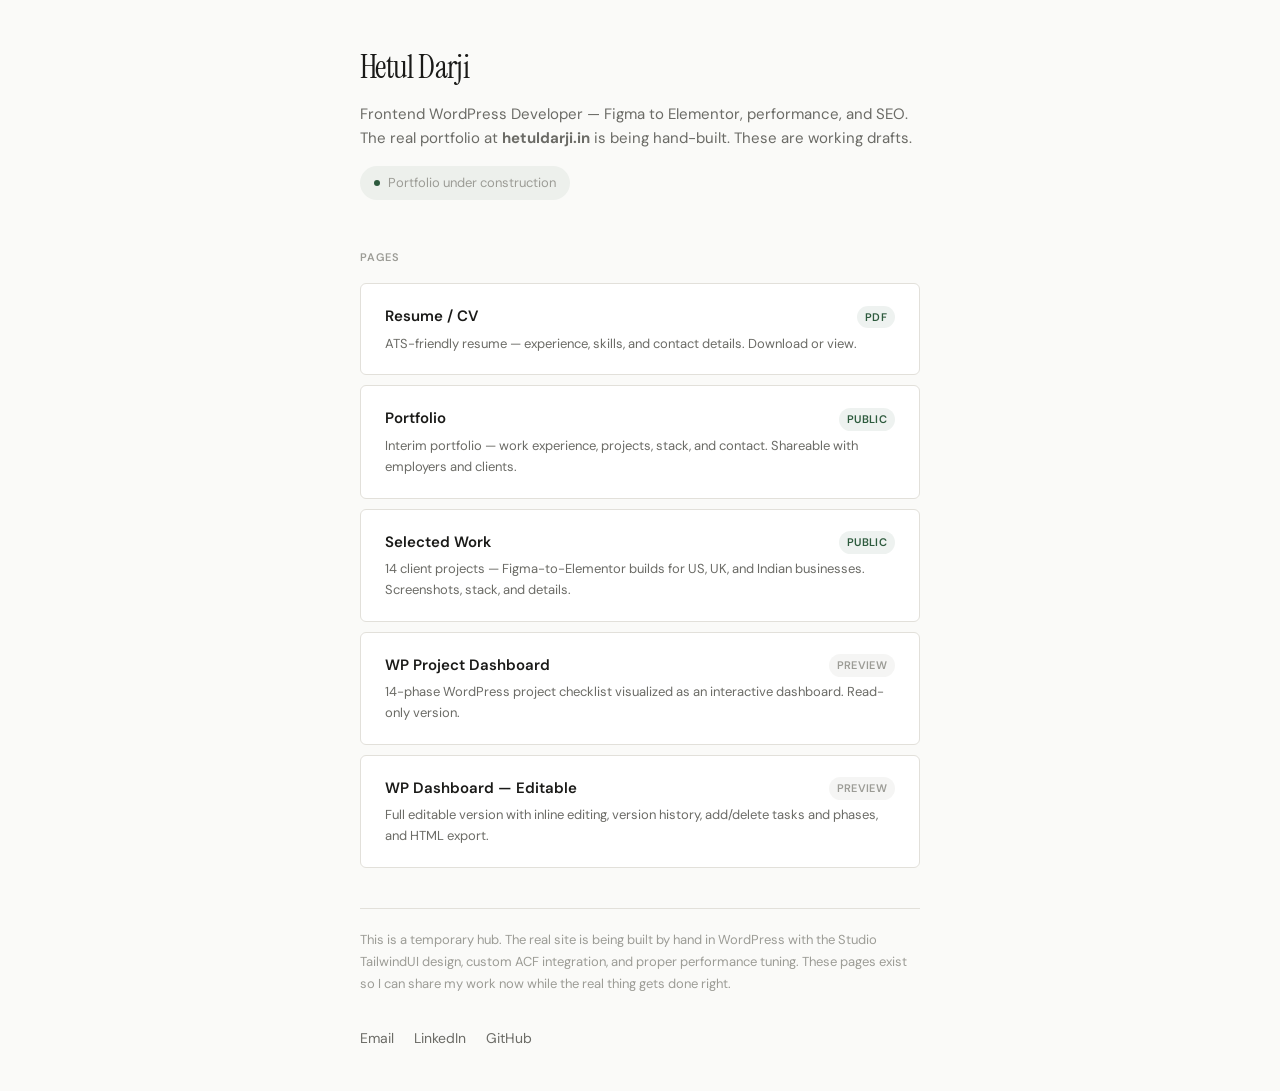
<file: index.html>
<!DOCTYPE html>
<html lang="en">
<head>
<meta charset="UTF-8">
<meta name="viewport" content="width=device-width, initial-scale=1.0">
<title>Hetul Darji — Work in Progress</title>
<link rel="preload" as="style" href="/fonts.css">
<link href="/fonts.css" rel="stylesheet">
<style>
*, *::before, *::after { margin: 0; padding: 0; box-sizing: border-box; }
:root {
  --bg: #FAFAF8;
  --surface: #FFFFFF;
  --ink: #1A1A18;
  --ink2: #3D3D3A;
  --ink3: #6B6B66;
  --ink4: #9C9C96;
  --accent: #2D5A3D;
  --accent-light: rgba(45,90,61,0.06);
  --border: #E2E0DA;
  --serif: 'Instrument Serif', Georgia, serif;
  --sans: 'DM Sans', system-ui, sans-serif;
}
html { scroll-behavior: smooth; }
body { font-family: var(--sans); font-size: 16px; line-height: 1.7; color: var(--ink2); background: var(--bg); -webkit-font-smoothing: antialiased; min-height: 100vh; display: flex; flex-direction: column; align-items: center; justify-content: center; padding: 40px 24px; }
::selection { background: rgba(45,90,61,0.12); }
a { color: var(--accent); text-decoration: none; }

.container { max-width: 560px; width: 100%; }

.header { margin-bottom: 48px; }
.name {
  font-family: var(--serif);
  font-size: 32px;
  color: var(--ink);
  letter-spacing: -0.02em;
  margin-bottom: 8px;
}
.tagline {
  font-size: 15px;
  color: var(--ink3);
  margin-bottom: 16px;
  line-height: 1.6;
}
.status {
  display: inline-flex;
  align-items: center;
  gap: 8px;
  font-size: 13px;
  color: var(--ink4);
  padding: 6px 14px;
  background: var(--accent-light);
  border-radius: 20px;
}
.status-dot {
  width: 6px; height: 6px;
  border-radius: 50%;
  background: var(--accent);
  animation: pulse 2s ease infinite;
}
@keyframes pulse { 0%,100%{opacity:.5} 50%{opacity:1} }

.section-label {
  font-size: 11px;
  font-weight: 600;
  color: var(--ink4);
  letter-spacing: 0.1em;
  text-transform: uppercase;
  margin-bottom: 16px;
}

.links { margin-bottom: 40px; }
.link-card {
  display: block;
  padding: 20px 24px;
  background: var(--surface);
  border: 1px solid var(--border);
  border-radius: 6px;
  margin-bottom: 10px;
  transition: border-color 0.2s, box-shadow 0.2s;
}
.link-card:hover {
  border-color: #ccc;
  box-shadow: 0 2px 12px rgba(0,0,0,0.04);
  text-decoration: none;
}
.link-top {
  display: flex;
  justify-content: space-between;
  align-items: center;
  margin-bottom: 4px;
}
.link-title {
  font-weight: 600;
  font-size: 15px;
  color: var(--ink);
}
.link-tag {
  font-size: 11px;
  font-weight: 600;
  padding: 2px 8px;
  border-radius: 12px;
  letter-spacing: 0.03em;
  text-transform: uppercase;
}
.tag-public { background: rgba(45,90,61,0.08); color: var(--accent); }
.tag-private { background: rgba(156,156,150,0.1); color: var(--ink4); }
.link-desc {
  font-size: 13px;
  color: var(--ink3);
  line-height: 1.6;
}
.link-arrow {
  color: var(--ink4);
  font-size: 14px;
}

.note {
  font-size: 13px;
  color: var(--ink4);
  line-height: 1.7;
  padding: 20px 0;
  border-top: 1px solid var(--border);
}

.footer-links {
  display: flex;
  gap: 20px;
  margin-top: 12px;
  font-size: 14px;
}
.footer-links a {
  color: var(--ink3);
  transition: color 0.2s;
}
.footer-links a:hover { color: var(--ink); }
</style>
</head>
<body>

<div class="container">
  <div class="header">
    <div class="name">Hetul Darji</div>
    <p class="tagline">Frontend WordPress Developer — Figma to Elementor, performance, and SEO. The real portfolio at <strong>hetuldarji.in</strong> is being hand-built. These are working drafts.</p>
    <div class="status"><span class="status-dot"></span> Portfolio under construction</div>
  </div>

  <div class="links">
    <div class="section-label">Pages</div>

    <a href="/Hetul_Darji_CV_ATS.pdf" target="_blank" class="link-card">
      <div class="link-top">
        <span class="link-title">Resume / CV</span>
        <span class="link-tag tag-public">PDF</span>
      </div>
      <p class="link-desc">ATS-friendly resume — experience, skills, and contact details. Download or view.</p>
    </a>

    <a href="/temporary-portfolio/" class="link-card">
      <div class="link-top">
        <span class="link-title">Portfolio</span>
        <span class="link-tag tag-public">Public</span>
      </div>
      <p class="link-desc">Interim portfolio — work experience, projects, stack, and contact. Shareable with employers and clients.</p>
    </a>

    <a href="/projects/" class="link-card">
      <div class="link-top">
        <span class="link-title">Selected Work</span>
        <span class="link-tag tag-public">Public</span>
      </div>
      <p class="link-desc">14 client projects — Figma-to-Elementor builds for US, UK, and Indian businesses. Screenshots, stack, and details.</p>
    </a>

    <a href="/wp-dashboard/" class="link-card">
      <div class="link-top">
        <span class="link-title">WP Project Dashboard</span>
        <span class="link-tag tag-private">Preview</span>
      </div>
      <p class="link-desc">14-phase WordPress project checklist visualized as an interactive dashboard. Read-only version.</p>
    </a>

    <a href="/wp-dashboard-editable/" class="link-card">
      <div class="link-top">
        <span class="link-title">WP Dashboard — Editable</span>
        <span class="link-tag tag-private">Preview</span>
      </div>
      <p class="link-desc">Full editable version with inline editing, version history, add/delete tasks and phases, and HTML export.</p>
    </a>
  </div>

  <div class="note">
    This is a temporary hub. The real site is being built by hand in WordPress with the Studio TailwindUI design, custom ACF integration, and proper performance tuning. These pages exist so I can share my work now while the real thing gets done right.
  </div>

  <div class="footer-links">
    <a href="mailto:hi@hetuldarji.in">Email</a>
    <a href="https://linkedin.com/in/hetul-darji" target="_blank">LinkedIn</a>
    <a href="https://github.com/0b1can0b" target="_blank">GitHub</a>
  </div>
</div>

</body>
</html>
</file>
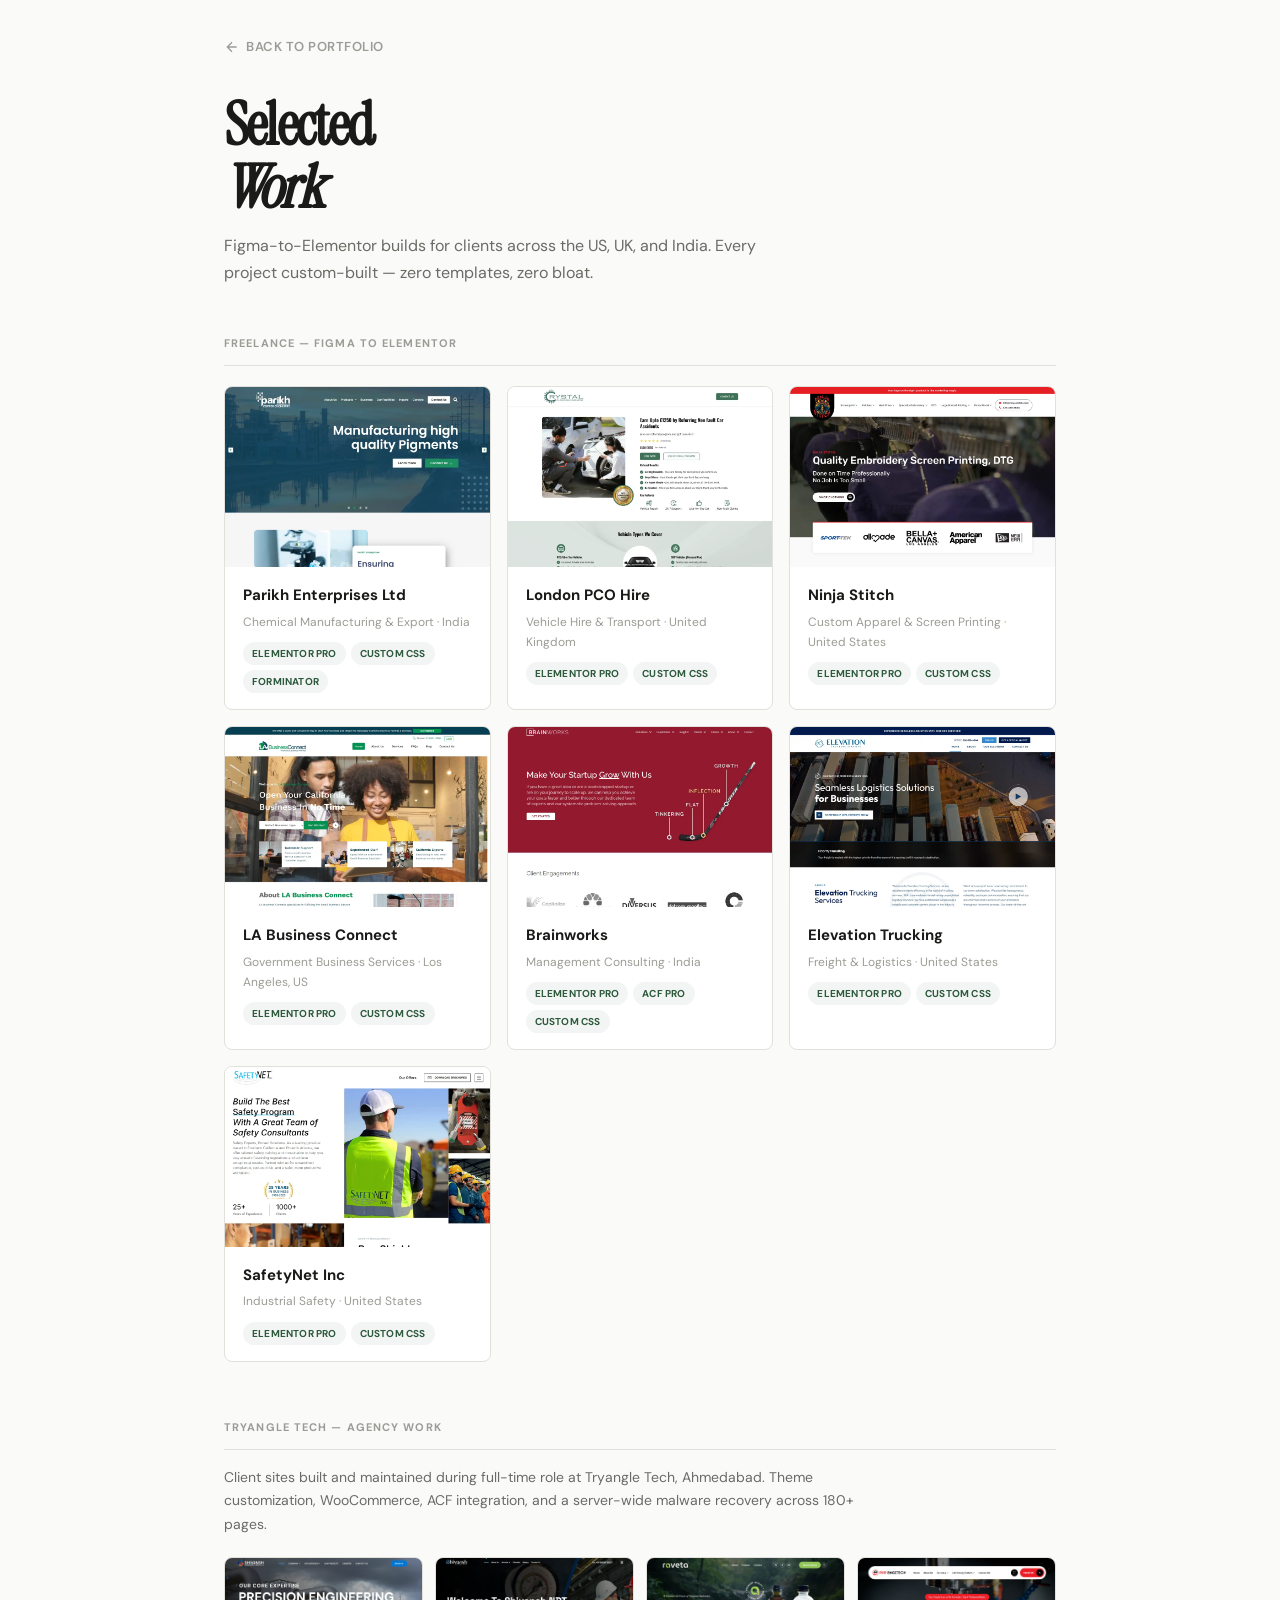
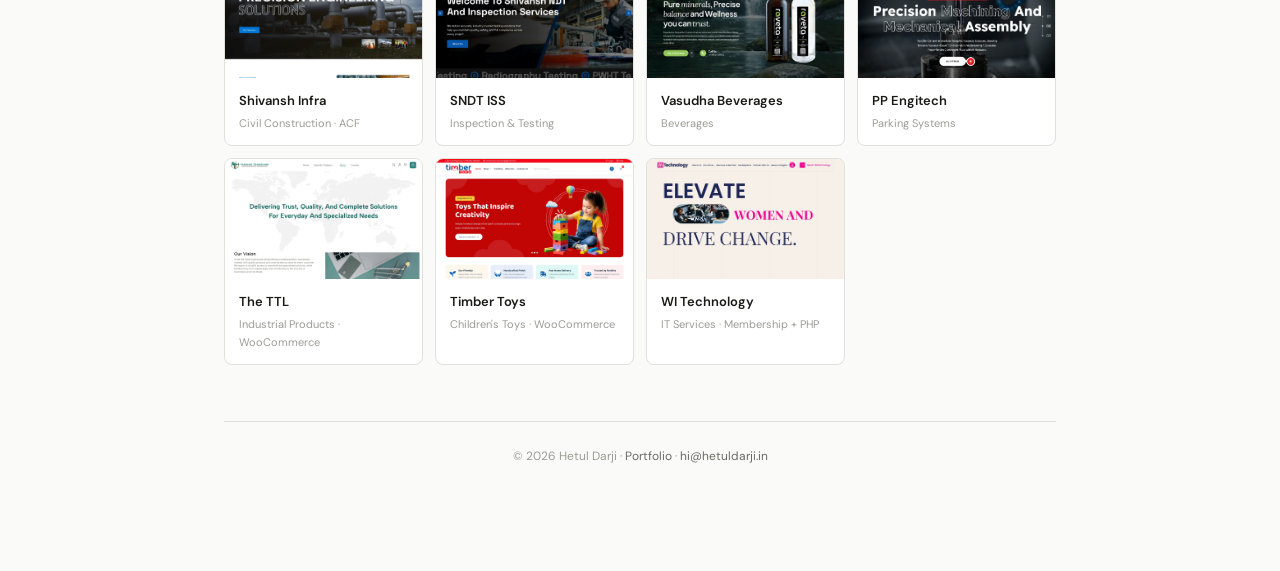
<file: projects/index.html>
<!DOCTYPE html>
<html lang="en">
<head>
<meta charset="UTF-8">
<meta name="viewport" content="width=device-width, initial-scale=1.0">
<title>Projects — Hetul Darji</title>

<link rel="preload" as="style" href="/fonts.css">
<link href="/fonts.css" rel="stylesheet">

<style>
*, *::before, *::after { margin: 0; padding: 0; box-sizing: border-box; }
:root {
  --bg: #FAFAF8; --surface: #FFFFFF; --ink: #1A1A18; --ink2: #3D3D3A;
  --ink3: #6B6B66; --ink4: #9C9C96; --accent: #2D5A3D;
  --accent-light: rgba(45,90,61,0.06); --border: #E2E0DA;
  --serif: 'Instrument Serif', Georgia, serif;
  --sans: 'DM Sans', system-ui, sans-serif;
  --radius: 8px;
}
html { scroll-behavior: smooth; }
body { font-family: var(--sans); font-size: 16px; line-height: 1.7; color: var(--ink2); background: var(--bg); -webkit-font-smoothing: antialiased; }
::selection { background: rgba(45,90,61,0.12); }
a { color: var(--accent); text-decoration: none; }
img { display: block; max-width: 100%; }
.wrapper { max-width: 880px; margin: 0 auto; padding: 24px 24px 80px; }
.back { display: inline-flex; align-items: center; gap: 6px; font-size: 13px; font-weight: 600; color: var(--ink4); letter-spacing: 0.04em; text-transform: uppercase; padding: 12px 0; transition: color 0.2s; }
.back:hover { color: var(--ink); }

.hero { margin: 24px 0 48px; }
.hero h1 { font-family: var(--serif); font-size: clamp(36px, 6vw, 60px); color: var(--ink); letter-spacing: -0.03em; line-height: 1.05; margin-bottom: 12px; }
.hero h1 em { font-style: italic; }
.hero p { font-size: 16px; color: var(--ink3); max-width: 540px; line-height: 1.7; }
.section-label { font-size: 11px; font-weight: 700; color: var(--ink4); letter-spacing: 0.1em; text-transform: uppercase; margin-bottom: 20px; padding-bottom: 12px; border-bottom: 1px solid var(--border); }
.project-grid { display: grid; grid-template-columns: repeat(auto-fill, minmax(260px, 1fr)); gap: 16px; margin-bottom: 56px; }
.pcard { display: block; background: var(--surface); border: 1px solid var(--border); border-radius: var(--radius); overflow: hidden; transition: box-shadow 0.3s, transform 0.3s, border-color 0.2s; }
.pcard:hover { border-color: #ccc; box-shadow: 0 8px 30px rgba(0,0,0,0.06); transform: translateY(-3px); }
.pcard-img { width: 100%; height: 180px; object-fit: cover; object-position: top; }
.pcard-img.skeleton { 
  background: linear-gradient(90deg, #E2E0DA 25%, #F5F3EF 50%, #E2E0DA 75%);
  background-size: 200% 100%;
  animation: skeleton-load 1.5s infinite;
}
@keyframes skeleton-load {
  0% { background-position: 200% 0; }
  100% { background-position: -200% 0; }
}
.pcard-body { padding: 16px 18px; }
.pcard-title { font-weight: 700; font-size: 15px; color: var(--ink); margin-bottom: 3px; }
.pcard-sub { font-size: 12px; color: var(--ink4); margin-bottom: 10px; }
.pcard-tags { display: flex; flex-wrap: wrap; gap: 5px; }
.pcard-tag { font-size: 10px; font-weight: 700; padding: 3px 9px; border-radius: 12px; background: var(--accent-light); color: var(--accent); text-transform: uppercase; letter-spacing: 0.02em; }
.tat-intro { font-size: 14px; color: var(--ink3); margin: -4px 0 20px; line-height: 1.7; max-width: 640px; }
.tat-grid { display: grid; grid-template-columns: repeat(auto-fill, minmax(180px, 1fr)); gap: 12px; margin-bottom: 56px; }
.tcard { display: block; background: var(--surface); border: 1px solid var(--border); border-radius: var(--radius); overflow: hidden; transition: box-shadow 0.2s, border-color 0.2s; }
.tcard:hover { border-color: #ccc; box-shadow: 0 4px 16px rgba(0,0,0,0.05); }
.tcard-img { width: 100%; height: 120px; object-fit: cover; object-position: top; }
.tcard-body { padding: 12px 14px; }
.tcard-title { font-weight: 600; font-size: 13px; color: var(--ink); margin-bottom: 2px; }
.tcard-sub { font-size: 11px; color: var(--ink4); }
.pg-footer { text-align: center; padding: 24px 0; border-top: 1px solid var(--border); font-size: 12px; color: var(--ink4); margin-top: 24px; }
.pg-footer a { color: var(--ink3); }

@media (max-width: 639px) {
  .wrapper { padding: 16px 16px 48px; }
  
  .back { font-size: 12px; padding: 10px 0; }
  
  .hero { margin: 20px 0 32px; }
  .hero h1 { font-size: clamp(28px, 5vw, 42px); margin-bottom: 10px; }
  .hero p { font-size: 15px; }
  
  .section-label { font-size: 10px; margin-bottom: 16px; padding-bottom: 10px; }
  
  .project-grid { grid-template-columns: 1fr; gap: 12px; margin-bottom: 40px; }
  
  .pcard-img { height: 160px; }
  .pcard-body { padding: 14px 16px; }
  .pcard-title { font-size: 14px; }
  .pcard-sub { font-size: 11px; }
  .pcard-tag { font-size: 9px; padding: 2px 8px; }
  
  .tat-intro { font-size: 13px; margin: -2px 0 16px; }
  
  .tat-grid { grid-template-columns: repeat(auto-fill, minmax(140px, 1fr)); gap: 10px; margin-bottom: 40px; }
  
  .tcard-img { height: 100px; }
  .tcard-body { padding: 10px 12px; }
  .tcard-title { font-size: 12px; }
  .tcard-sub { font-size: 10px; }
  
  .pg-footer { padding: 16px 0; margin-top: 16px; font-size: 11px; }
}
</style>
</head>
<body>
<div class="wrapper">
  <a href="/temporary-portfolio/" class="back"><svg viewBox="0 0 24 24" fill="none" stroke="currentColor" stroke-width="2" style="width:16px;height:16px;"><path d="M19 12H5M12 19l-7-7 7-7"/></svg> Back to Portfolio</a>

  <div class="hero">
    <h1>Selected<br><em>Work</em></h1>
    <p>Figma-to-Elementor builds for clients across the US, UK, and India. Every project custom-built — zero templates, zero bloat.</p>
  </div>

  <div class="section-label">Freelance — Figma to Elementor</div>
  <div class="project-grid">
    <a href="parikh-enterprises/" class="pcard">
      <img src="images/parikhenterprisesltd-home.webp" alt="Parikh Enterprises Ltd" class="pcard-img skeleton" loading="lazy">
      <div class="pcard-body">
        <div class="pcard-title">Parikh Enterprises Ltd</div>
        <div class="pcard-sub">Chemical Manufacturing & Export · India</div>
        <div class="pcard-tags"><span class="pcard-tag">Elementor Pro</span><span class="pcard-tag">Custom CSS</span><span class="pcard-tag">Forminator</span></div>
      </div>
    </a>
    <a href="london-pco-hire/" class="pcard">
      <img src="images/londonpcohire-wolverhampton-2.webp" alt="London PCO Hire" class="pcard-img skeleton" loading="lazy">
      <div class="pcard-body">
        <div class="pcard-title">London PCO Hire</div>
        <div class="pcard-sub">Vehicle Hire & Transport · United Kingdom</div>
        <div class="pcard-tags"><span class="pcard-tag">Elementor Pro</span><span class="pcard-tag">Custom CSS</span></div>
      </div>
    </a>
    <a href="ninja-stitch/" class="pcard">
      <img src="images/ninjastitch.webp" alt="Ninja Stitch" class="pcard-img skeleton" loading="lazy">
      <div class="pcard-body">
        <div class="pcard-title">Ninja Stitch</div>
        <div class="pcard-sub">Custom Apparel & Screen Printing · United States</div>
        <div class="pcard-tags"><span class="pcard-tag">Elementor Pro</span><span class="pcard-tag">Custom CSS</span></div>
      </div>
    </a>
    <a href="la-business-connect/" class="pcard">
      <img src="images/labusinessconnect.webp" alt="LA Business Connect" class="pcard-img skeleton" loading="lazy">
      <div class="pcard-body">
        <div class="pcard-title">LA Business Connect</div>
        <div class="pcard-sub">Government Business Services · Los Angeles, US</div>
        <div class="pcard-tags"><span class="pcard-tag">Elementor Pro</span><span class="pcard-tag">Custom CSS</span></div>
      </div>
    </a>
    <a href="brainworks/" class="pcard">
      <img src="images/brainworks-home.webp" alt="Brainworks" class="pcard-img skeleton" loading="lazy">
      <div class="pcard-body">
        <div class="pcard-title">Brainworks</div>
        <div class="pcard-sub">Management Consulting · India</div>
        <div class="pcard-tags"><span class="pcard-tag">Elementor Pro</span><span class="pcard-tag">ACF Pro</span><span class="pcard-tag">Custom CSS</span></div>
      </div>
    </a>
    <a href="elevation-trucking/" class="pcard">
      <img src="images/elevationtrucking-home.webp" alt="Elevation Trucking" class="pcard-img skeleton" loading="lazy">
      <div class="pcard-body">
        <div class="pcard-title">Elevation Trucking</div>
        <div class="pcard-sub">Freight & Logistics · United States</div>
        <div class="pcard-tags"><span class="pcard-tag">Elementor Pro</span><span class="pcard-tag">Custom CSS</span></div>
      </div>
    </a>
    <a href="safetynet-inc/" class="pcard">
      <img src="images/safetynetinc.webp" alt="SafetyNet Inc" class="pcard-img skeleton" loading="lazy">
      <div class="pcard-body">
        <div class="pcard-title">SafetyNet Inc</div>
        <div class="pcard-sub">Industrial Safety · United States</div>
        <div class="pcard-tags"><span class="pcard-tag">Elementor Pro</span><span class="pcard-tag">Custom CSS</span></div>
      </div>
    </a>
  </div>

  <div class="section-label">Tryangle Tech — Agency Work</div>
  <p class="tat-intro">Client sites built and maintained during full-time role at Tryangle Tech, Ahmedabad. Theme customization, WooCommerce, ACF integration, and a server-wide malware recovery across 180+ pages.</p>
  <div class="tat-grid">
    <a href="https://shivanshinfra.in" target="_blank" class="tcard">
      <img src="images/screencapture-shivanshinfra-in-2026-04-09-00_57_26.webp" alt="Shivansh Infra" class="tcard-img skeleton" loading="lazy">
      <div class="tcard-body">
        <div class="tcard-title">Shivansh Infra</div>
        <div class="tcard-sub">Civil Construction · ACF</div>
      </div>
    </a>
    <a href="https://sndtiss.co.in" target="_blank" class="tcard">
      <img src="images/screencapture-sndtiss-co-in-2026-04-09-00_55_59.webp" alt="SNDT ISS" class="tcard-img skeleton" loading="lazy">
      <div class="tcard-body">
        <div class="tcard-title">SNDT ISS</div>
        <div class="tcard-sub">Inspection & Testing</div>
      </div>
    </a>
    <a href="https://vasudhabeverages.com" target="_blank" class="tcard">
      <img src="images/screencapture-vasudhabeverages-2026-04-09-00_54_49.webp" alt="Vasudha Beverages" class="tcard-img skeleton" loading="lazy">
      <div class="tcard-body">
        <div class="tcard-title">Vasudha Beverages</div>
        <div class="tcard-sub">Beverages</div>
      </div>
    </a>
    <a href="https://ppengitech.com" target="_blank" class="tcard">
      <img src="images/ppengitech.com_.webp" alt="PP Engitech" class="tcard-img skeleton" loading="lazy">
      <div class="tcard-body">
        <div class="tcard-title">PP Engitech</div>
        <div class="tcard-sub">Parking Systems</div>
      </div>
    </a>
    <a href="https://thettl.co.in" target="_blank" class="tcard">
      <img src="images/screencapture-thettl-co-in-about-us-2026-04-09-00_50_08.webp" alt="The TTL" class="tcard-img skeleton" loading="lazy">
      <div class="tcard-body">
        <div class="tcard-title">The TTL</div>
        <div class="tcard-sub">Industrial Products · WooCommerce</div>
      </div>
    </a>
    <a href="https://timbertoys.in" target="_blank" class="tcard">
      <img src="images/screencapture-timbertoys-in-2026-04-09-00_45_43.webp" alt="Timber Toys" class="tcard-img skeleton" loading="lazy">
      <div class="tcard-body">
        <div class="tcard-title">Timber Toys</div>
        <div class="tcard-sub">Children's Toys · WooCommerce</div>
      </div>
    </a>
    <a href="https://witechnology.africa" target="_blank" class="tcard">
      <img src="images/witechnology.africa_.webp" alt="WI Technology" class="tcard-img skeleton" loading="lazy">
      <div class="tcard-body">
        <div class="tcard-title">WI Technology</div>
        <div class="tcard-sub">IT Services · Membership + PHP</div>
      </div>
    </a>
  </div>

  <div class="pg-footer">© 2026 Hetul Darji · <a href="/temporary-portfolio/">Portfolio</a> · <a href="mailto:hi@hetuldarji.in">hi@hetuldarji.in</a></div>
</div>

<script>
// Remove skeleton loader when image finishes loading
document.querySelectorAll('.skeleton').forEach(img => {
  img.addEventListener('load', function() {
    this.classList.remove('skeleton');
  });
  // If already cached/loaded
  if (img.complete) {
    img.classList.remove('skeleton');
  }
});
</script>
</body>
</html>
</file>
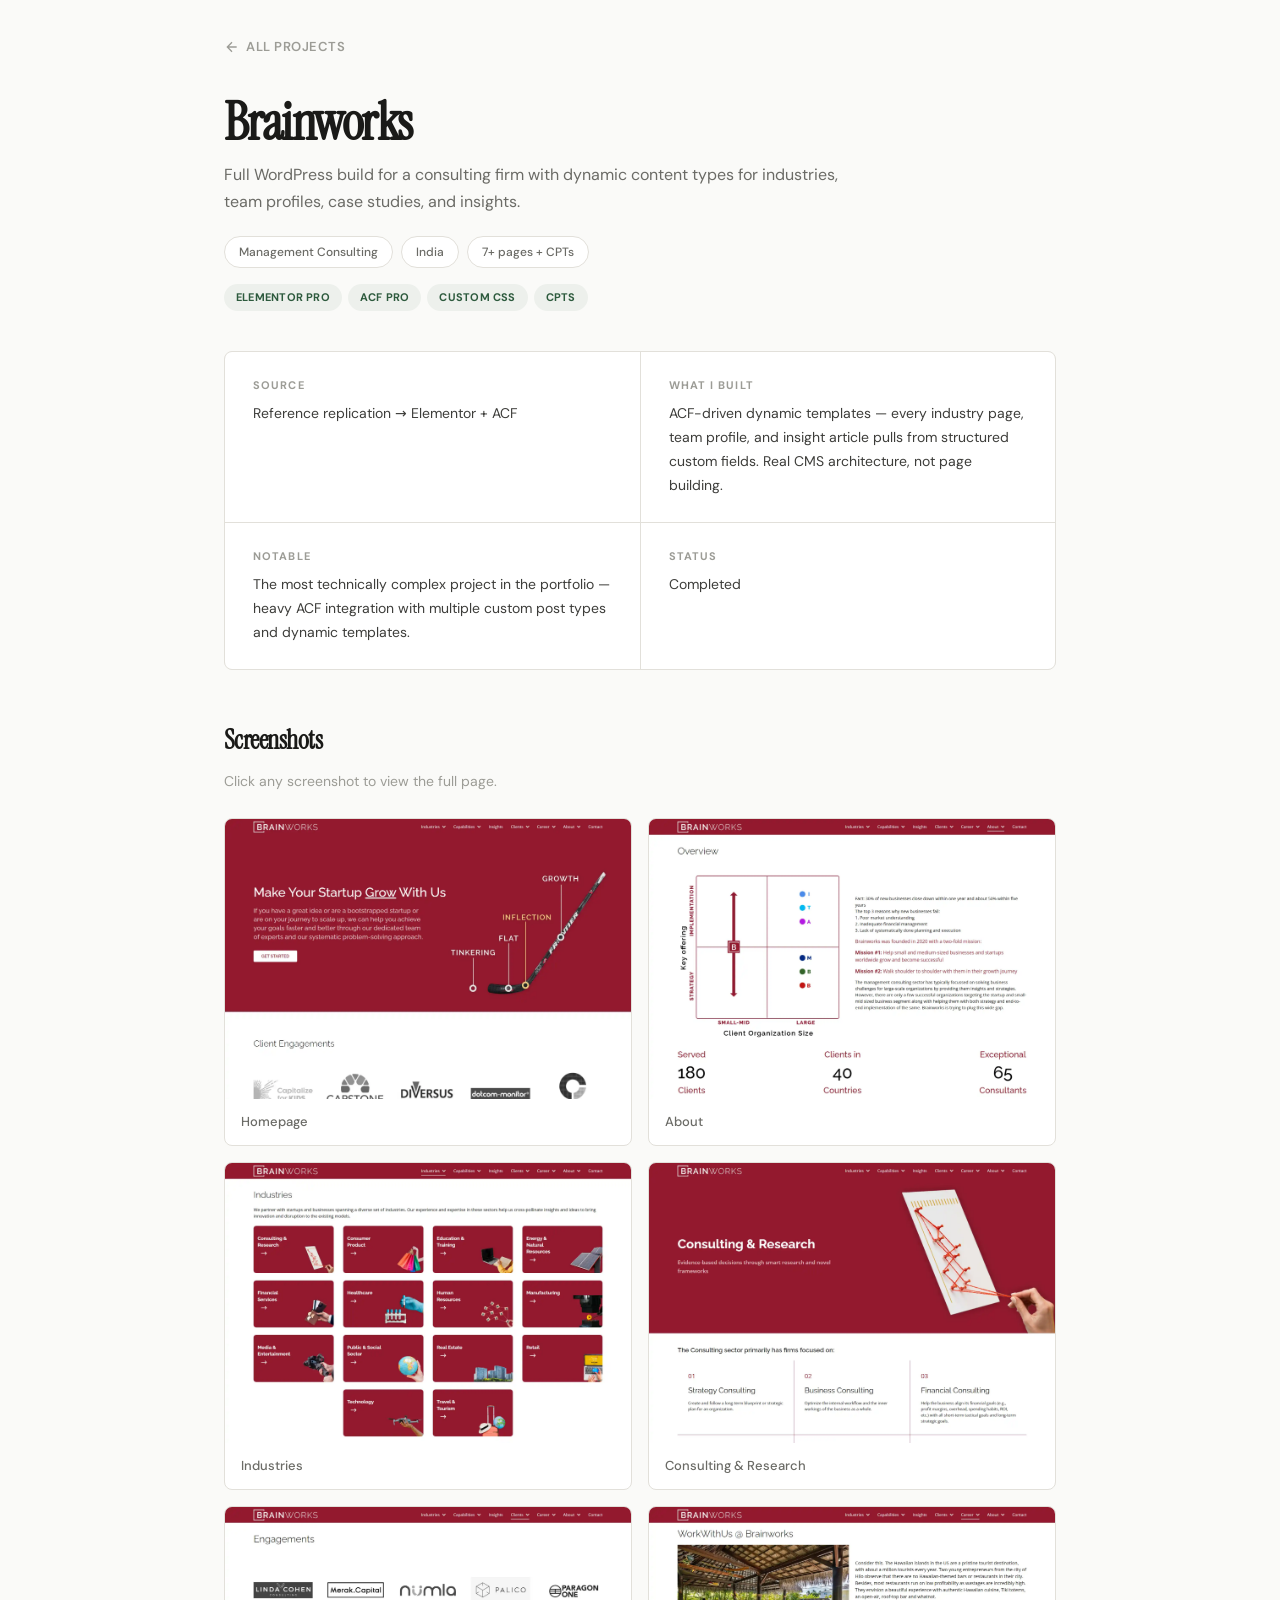
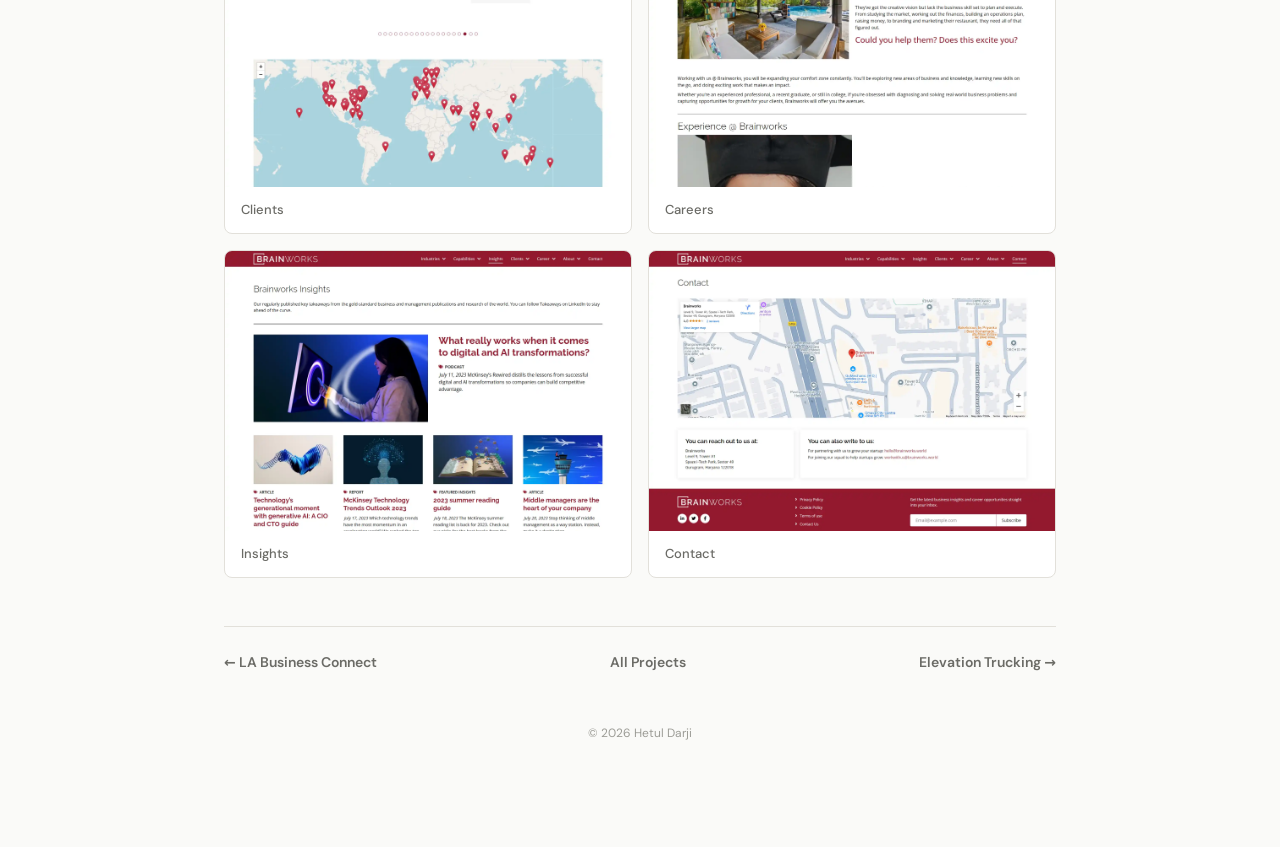
<file: projects/brainworks/index.html>
<!DOCTYPE html>
<html lang="en">
<head>
<meta charset="UTF-8">
<meta name="viewport" content="width=device-width, initial-scale=1.0">
<title>Brainworks — Hetul Darji</title>

<link rel="preload" as="style" href="/fonts.css">
<link href="/fonts.css" rel="stylesheet">

<style>
*, *::before, *::after { margin: 0; padding: 0; box-sizing: border-box; }
:root {
  --bg: #FAFAF8; --surface: #FFFFFF; --ink: #1A1A18; --ink2: #3D3D3A;
  --ink3: #6B6B66; --ink4: #9C9C96; --accent: #2D5A3D;
  --accent-light: rgba(45,90,61,0.06); --border: #E2E0DA;
  --serif: 'Instrument Serif', Georgia, serif;
  --sans: 'DM Sans', system-ui, sans-serif;
  --radius: 8px;
}
html { scroll-behavior: smooth; }
body { font-family: var(--sans); font-size: 16px; line-height: 1.7; color: var(--ink2); background: var(--bg); -webkit-font-smoothing: antialiased; }
::selection { background: rgba(45,90,61,0.12); }
a { color: var(--accent); text-decoration: none; }
img { display: block; max-width: 100%; }
.wrapper { max-width: 880px; margin: 0 auto; padding: 24px 24px 80px; }
.back { display: inline-flex; align-items: center; gap: 6px; font-size: 13px; font-weight: 600; color: var(--ink4); letter-spacing: 0.04em; text-transform: uppercase; padding: 12px 0; transition: color 0.2s; }
.back:hover { color: var(--ink); }

/* Hero */
.hero { margin: 24px 0 40px; }
.hero h1 { font-family: var(--serif); font-size: clamp(32px, 5vw, 52px); color: var(--ink); letter-spacing: -0.03em; line-height: 1.1; margin-bottom: 10px; }
.hero-sub { font-size: 16px; color: var(--ink3); max-width: 620px; line-height: 1.7; margin-bottom: 20px; }

/* Meta pills */
.meta { display: flex; flex-wrap: wrap; gap: 8px; margin-bottom: 16px; }
.pill { font-size: 12px; font-weight: 500; color: var(--ink3); padding: 5px 14px; background: var(--surface); border: 1px solid var(--border); border-radius: 20px; }

/* Stack tags */
.tags { display: flex; flex-wrap: wrap; gap: 6px; margin-bottom: 20px; }
.tag { font-size: 11px; font-weight: 700; padding: 4px 12px; border-radius: 14px; background: var(--accent-light); color: var(--accent); letter-spacing: 0.02em; text-transform: uppercase; }

/* Live link */
.live-btn { display: inline-flex; align-items: center; gap: 6px; font-size: 14px; font-weight: 600; color: var(--accent); padding: 10px 22px; border: 1.5px solid var(--accent); border-radius: 6px; transition: all 0.2s; }
.live-btn:hover { background: var(--accent); color: #fff; }

/* Details grid */
.details { display: grid; grid-template-columns: 1fr 1fr; gap: 1px; background: var(--border); border: 1px solid var(--border); border-radius: var(--radius); overflow: hidden; margin: 40px 0; }
.detail { padding: 24px 28px; background: var(--surface); }
.detail h3 { font-size: 11px; font-weight: 700; color: var(--ink4); letter-spacing: 0.1em; text-transform: uppercase; margin-bottom: 8px; }
.detail p { font-size: 14px; color: var(--ink2); line-height: 1.7; }

/* Screenshots */
.ss-section { margin: 48px 0; }
.ss-section > h2 { font-family: var(--serif); font-size: 26px; color: var(--ink); margin-bottom: 8px; letter-spacing: -0.02em; }
.ss-section > p { font-size: 14px; color: var(--ink4); margin-bottom: 24px; }
.ss-grid { display: grid; grid-template-columns: 1fr; gap: 16px; }
.ss-grid.has-multi { grid-template-columns: repeat(auto-fill, minmax(380px, 1fr)); }
.ss-card { display: block; position: relative; border-radius: var(--radius); overflow: hidden; border: 1px solid var(--border); background: var(--surface); transition: box-shadow 0.3s, transform 0.3s; }
.ss-card:hover { box-shadow: 0 8px 30px rgba(0,0,0,0.07); transform: translateY(-2px); }
.ss-img-wrap { position: relative; height: 280px; overflow: hidden; background: #f0efec; }
.ss-img-wrap img { width: 100%; height: 100%; object-fit: cover; object-position: top; }
.ss-img-wrap .ss-overlay { position: absolute; inset: 0; background: rgba(0,0,0,0); display: flex; align-items: center; justify-content: center; transition: background 0.3s; }
.ss-card:hover .ss-overlay { background: rgba(0,0,0,0.35); }
.ss-overlay span { opacity: 0; color: #fff; font-size: 13px; font-weight: 600; display: flex; align-items: center; gap: 6px; padding: 8px 16px; background: rgba(0,0,0,0.5); border-radius: 20px; backdrop-filter: blur(4px); transition: opacity 0.3s; }
.ss-card:hover .ss-overlay span { opacity: 1; }
.ss-label { padding: 12px 16px; font-size: 13px; color: var(--ink3); font-weight: 500; display: flex; justify-content: space-between; align-items: center; }
.ss-label small { font-size: 11px; color: var(--ink4); font-weight: 400; }

/* Mobile screenshots */
.ss-card.mobile { max-width: 260px; }
.ss-card.mobile .ss-img-wrap { height: 400px; }

/* Nav */
.nav-bottom { display: flex; justify-content: space-between; align-items: center; padding: 24px 0; border-top: 1px solid var(--border); margin-top: 48px; }
.nav-link { font-size: 14px; font-weight: 600; color: var(--ink3); transition: color 0.2s; }
.nav-link:hover { color: var(--ink); }
.nav-link.disabled { color: var(--border); pointer-events: none; }

/* Footer */
.pg-footer { text-align: center; padding: 24px 0; font-size: 12px; color: var(--ink4); }

@media (max-width: 640px) {
  .details { grid-template-columns: 1fr; }
  .ss-grid.has-multi { grid-template-columns: 1fr; }
  .ss-img-wrap { height: 220px; }
  .ss-card.mobile { max-width: 100%; }
  .ss-card.mobile .ss-img-wrap { height: 300px; }
}
</style>
</head>
<body>
<div class="wrapper">
  <a href="../" class="back"><svg viewBox="0 0 24 24" fill="none" stroke="currentColor" stroke-width="2" style="width:16px;height:16px;"><path d="M19 12H5M12 19l-7-7 7-7"/></svg> All Projects</a>

  <div class="hero">
    <h1>Brainworks</h1>
    <p class="hero-sub">Full WordPress build for a consulting firm with dynamic content types for industries, team profiles, case studies, and insights.</p>
    <div class="meta">
      <span class="pill">Management Consulting</span>
      <span class="pill">India</span>
      <span class="pill">7+ pages + CPTs</span>
    </div>
    <div class="tags"><span class="tag">Elementor Pro</span><span class="tag">ACF Pro</span><span class="tag">Custom CSS</span><span class="tag">CPTs</span></div>
    
  </div>

  <div class="details">
    <div class="detail">
      <h3>Source</h3>
      <p>Reference replication → Elementor + ACF</p>
    </div>
    <div class="detail">
      <h3>What I Built</h3>
      <p>ACF-driven dynamic templates — every industry page, team profile, and insight article pulls from structured custom fields. Real CMS architecture, not page building.</p>
    </div>
    <div class="detail">
      <h3>Notable</h3>
      <p>The most technically complex project in the portfolio — heavy ACF integration with multiple custom post types and dynamic templates.</p>
    </div>
    <div class="detail">
      <h3>Status</h3>
      <p>Completed</p>
    </div>
  </div>

  <div class="ss-section">
    <h2>Screenshots</h2>
    <p>Click any screenshot to view the full page.</p>
    <div class="ss-grid has-multi">
      <a href="../images/brainworks-home.webp" target="_blank" class="ss-card">
        <div class="ss-img-wrap">
          <img src="../images/brainworks-home.webp" alt="Homepage" loading="lazy">
          <div class="ss-overlay"><span><svg viewBox="0 0 24 24" fill="none" stroke="currentColor" stroke-width="1.5" style="width:14px;height:14px;"><path d="M15 3h6v6M9 21H3v-6M21 3l-7 7M3 21l7-7"/></svg> View full page</span></div>
        </div>
        <div class="ss-label">Homepage</div>
      </a>
      <a href="../images/brainworks-about.webp" target="_blank" class="ss-card">
        <div class="ss-img-wrap">
          <img src="../images/brainworks-about.webp" alt="About" loading="lazy">
          <div class="ss-overlay"><span><svg viewBox="0 0 24 24" fill="none" stroke="currentColor" stroke-width="1.5" style="width:14px;height:14px;"><path d="M15 3h6v6M9 21H3v-6M21 3l-7 7M3 21l7-7"/></svg> View full page</span></div>
        </div>
        <div class="ss-label">About</div>
      </a>
      <a href="../images/brainworks-industries.webp" target="_blank" class="ss-card">
        <div class="ss-img-wrap">
          <img src="../images/brainworks-industries.webp" alt="Industries" loading="lazy">
          <div class="ss-overlay"><span><svg viewBox="0 0 24 24" fill="none" stroke="currentColor" stroke-width="1.5" style="width:14px;height:14px;"><path d="M15 3h6v6M9 21H3v-6M21 3l-7 7M3 21l7-7"/></svg> View full page</span></div>
        </div>
        <div class="ss-label">Industries</div>
      </a>
      <a href="../images/brainworks-industries-consulting-and-research.webp" target="_blank" class="ss-card">
        <div class="ss-img-wrap">
          <img src="../images/brainworks-industries-consulting-and-research.webp" alt="Consulting & Research" loading="lazy">
          <div class="ss-overlay"><span><svg viewBox="0 0 24 24" fill="none" stroke="currentColor" stroke-width="1.5" style="width:14px;height:14px;"><path d="M15 3h6v6M9 21H3v-6M21 3l-7 7M3 21l7-7"/></svg> View full page</span></div>
        </div>
        <div class="ss-label">Consulting & Research</div>
      </a>
      <a href="../images/brainworks-clients.webp" target="_blank" class="ss-card">
        <div class="ss-img-wrap">
          <img src="../images/brainworks-clients.webp" alt="Clients" loading="lazy">
          <div class="ss-overlay"><span><svg viewBox="0 0 24 24" fill="none" stroke="currentColor" stroke-width="1.5" style="width:14px;height:14px;"><path d="M15 3h6v6M9 21H3v-6M21 3l-7 7M3 21l7-7"/></svg> View full page</span></div>
        </div>
        <div class="ss-label">Clients</div>
      </a>
      <a href="../images/brainworks-career.webp" target="_blank" class="ss-card">
        <div class="ss-img-wrap">
          <img src="../images/brainworks-career.webp" alt="Careers" loading="lazy">
          <div class="ss-overlay"><span><svg viewBox="0 0 24 24" fill="none" stroke="currentColor" stroke-width="1.5" style="width:14px;height:14px;"><path d="M15 3h6v6M9 21H3v-6M21 3l-7 7M3 21l7-7"/></svg> View full page</span></div>
        </div>
        <div class="ss-label">Careers</div>
      </a>
      <a href="../images/brainworks-insights.webp" target="_blank" class="ss-card">
        <div class="ss-img-wrap">
          <img src="../images/brainworks-insights.webp" alt="Insights" loading="lazy">
          <div class="ss-overlay"><span><svg viewBox="0 0 24 24" fill="none" stroke="currentColor" stroke-width="1.5" style="width:14px;height:14px;"><path d="M15 3h6v6M9 21H3v-6M21 3l-7 7M3 21l7-7"/></svg> View full page</span></div>
        </div>
        <div class="ss-label">Insights</div>
      </a>
      <a href="../images/brainworks-contact.webp" target="_blank" class="ss-card">
        <div class="ss-img-wrap">
          <img src="../images/brainworks-contact.webp" alt="Contact" loading="lazy">
          <div class="ss-overlay"><span><svg viewBox="0 0 24 24" fill="none" stroke="currentColor" stroke-width="1.5" style="width:14px;height:14px;"><path d="M15 3h6v6M9 21H3v-6M21 3l-7 7M3 21l7-7"/></svg> View full page</span></div>
        </div>
        <div class="ss-label">Contact</div>
      </a>
    </div>
  </div>

  <div class="nav-bottom">
    <a href="../la-business-connect/" class="nav-link">← LA Business Connect</a>
    <a href="../" class="nav-link">All Projects</a>
    <a href="../elevation-trucking/" class="nav-link">Elevation Trucking →</a>
  </div>

  <div class="pg-footer">© 2026 Hetul Darji</div>
</div>
</body>
</html>
</file>
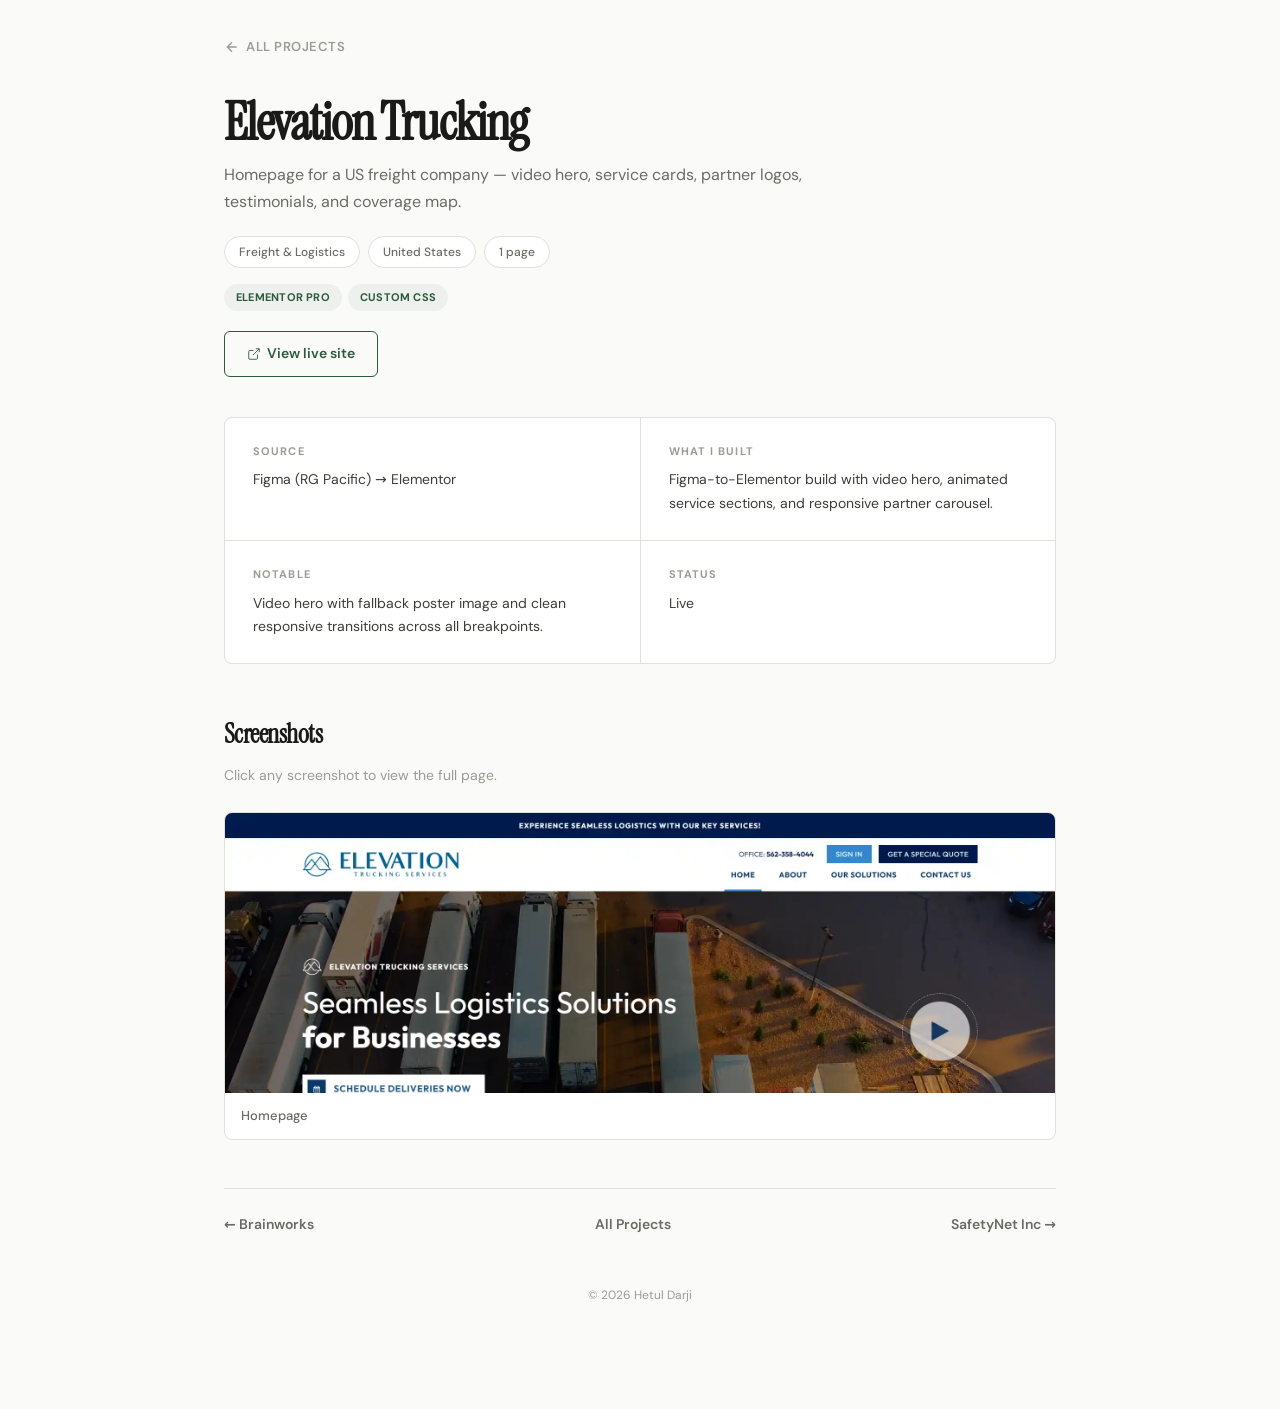
<file: projects/elevation-trucking/index.html>
<!DOCTYPE html>
<html lang="en">
<head>
<meta charset="UTF-8">
<meta name="viewport" content="width=device-width, initial-scale=1.0">
<title>Elevation Trucking — Hetul Darji</title>

<link rel="preload" as="style" href="/fonts.css">
<link href="/fonts.css" rel="stylesheet">

<style>
*, *::before, *::after { margin: 0; padding: 0; box-sizing: border-box; }
:root {
  --bg: #FAFAF8; --surface: #FFFFFF; --ink: #1A1A18; --ink2: #3D3D3A;
  --ink3: #6B6B66; --ink4: #9C9C96; --accent: #2D5A3D;
  --accent-light: rgba(45,90,61,0.06); --border: #E2E0DA;
  --serif: 'Instrument Serif', Georgia, serif;
  --sans: 'DM Sans', system-ui, sans-serif;
  --radius: 8px;
}
html { scroll-behavior: smooth; }
body { font-family: var(--sans); font-size: 16px; line-height: 1.7; color: var(--ink2); background: var(--bg); -webkit-font-smoothing: antialiased; }
::selection { background: rgba(45,90,61,0.12); }
a { color: var(--accent); text-decoration: none; }
img { display: block; max-width: 100%; }
.wrapper { max-width: 880px; margin: 0 auto; padding: 24px 24px 80px; }
.back { display: inline-flex; align-items: center; gap: 6px; font-size: 13px; font-weight: 600; color: var(--ink4); letter-spacing: 0.04em; text-transform: uppercase; padding: 12px 0; transition: color 0.2s; }
.back:hover { color: var(--ink); }

/* Hero */
.hero { margin: 24px 0 40px; }
.hero h1 { font-family: var(--serif); font-size: clamp(32px, 5vw, 52px); color: var(--ink); letter-spacing: -0.03em; line-height: 1.1; margin-bottom: 10px; }
.hero-sub { font-size: 16px; color: var(--ink3); max-width: 620px; line-height: 1.7; margin-bottom: 20px; }

/* Meta pills */
.meta { display: flex; flex-wrap: wrap; gap: 8px; margin-bottom: 16px; }
.pill { font-size: 12px; font-weight: 500; color: var(--ink3); padding: 5px 14px; background: var(--surface); border: 1px solid var(--border); border-radius: 20px; }

/* Stack tags */
.tags { display: flex; flex-wrap: wrap; gap: 6px; margin-bottom: 20px; }
.tag { font-size: 11px; font-weight: 700; padding: 4px 12px; border-radius: 14px; background: var(--accent-light); color: var(--accent); letter-spacing: 0.02em; text-transform: uppercase; }

/* Live link */
.live-btn { display: inline-flex; align-items: center; gap: 6px; font-size: 14px; font-weight: 600; color: var(--accent); padding: 10px 22px; border: 1.5px solid var(--accent); border-radius: 6px; transition: all 0.2s; }
.live-btn:hover { background: var(--accent); color: #fff; }

/* Details grid */
.details { display: grid; grid-template-columns: 1fr 1fr; gap: 1px; background: var(--border); border: 1px solid var(--border); border-radius: var(--radius); overflow: hidden; margin: 40px 0; }
.detail { padding: 24px 28px; background: var(--surface); }
.detail h3 { font-size: 11px; font-weight: 700; color: var(--ink4); letter-spacing: 0.1em; text-transform: uppercase; margin-bottom: 8px; }
.detail p { font-size: 14px; color: var(--ink2); line-height: 1.7; }

/* Screenshots */
.ss-section { margin: 48px 0; }
.ss-section > h2 { font-family: var(--serif); font-size: 26px; color: var(--ink); margin-bottom: 8px; letter-spacing: -0.02em; }
.ss-section > p { font-size: 14px; color: var(--ink4); margin-bottom: 24px; }
.ss-grid { display: grid; grid-template-columns: 1fr; gap: 16px; }
.ss-grid.has-multi { grid-template-columns: repeat(auto-fill, minmax(380px, 1fr)); }
.ss-card { display: block; position: relative; border-radius: var(--radius); overflow: hidden; border: 1px solid var(--border); background: var(--surface); transition: box-shadow 0.3s, transform 0.3s; }
.ss-card:hover { box-shadow: 0 8px 30px rgba(0,0,0,0.07); transform: translateY(-2px); }
.ss-img-wrap { position: relative; height: 280px; overflow: hidden; background: #f0efec; }
.ss-img-wrap img { width: 100%; height: 100%; object-fit: cover; object-position: top; }
.ss-img-wrap .ss-overlay { position: absolute; inset: 0; background: rgba(0,0,0,0); display: flex; align-items: center; justify-content: center; transition: background 0.3s; }
.ss-card:hover .ss-overlay { background: rgba(0,0,0,0.35); }
.ss-overlay span { opacity: 0; color: #fff; font-size: 13px; font-weight: 600; display: flex; align-items: center; gap: 6px; padding: 8px 16px; background: rgba(0,0,0,0.5); border-radius: 20px; backdrop-filter: blur(4px); transition: opacity 0.3s; }
.ss-card:hover .ss-overlay span { opacity: 1; }
.ss-label { padding: 12px 16px; font-size: 13px; color: var(--ink3); font-weight: 500; display: flex; justify-content: space-between; align-items: center; }
.ss-label small { font-size: 11px; color: var(--ink4); font-weight: 400; }

/* Mobile screenshots */
.ss-card.mobile { max-width: 260px; }
.ss-card.mobile .ss-img-wrap { height: 400px; }

/* Nav */
.nav-bottom { display: flex; justify-content: space-between; align-items: center; padding: 24px 0; border-top: 1px solid var(--border); margin-top: 48px; }
.nav-link { font-size: 14px; font-weight: 600; color: var(--ink3); transition: color 0.2s; }
.nav-link:hover { color: var(--ink); }
.nav-link.disabled { color: var(--border); pointer-events: none; }

/* Footer */
.pg-footer { text-align: center; padding: 24px 0; font-size: 12px; color: var(--ink4); }

@media (max-width: 640px) {
  .details { grid-template-columns: 1fr; }
  .ss-grid.has-multi { grid-template-columns: 1fr; }
  .ss-img-wrap { height: 220px; }
  .ss-card.mobile { max-width: 100%; }
  .ss-card.mobile .ss-img-wrap { height: 300px; }
}
</style>
</head>
<body>
<div class="wrapper">
  <a href="../" class="back"><svg viewBox="0 0 24 24" fill="none" stroke="currentColor" stroke-width="2" style="width:16px;height:16px;"><path d="M19 12H5M12 19l-7-7 7-7"/></svg> All Projects</a>

  <div class="hero">
    <h1>Elevation Trucking</h1>
    <p class="hero-sub">Homepage for a US freight company — video hero, service cards, partner logos, testimonials, and coverage map.</p>
    <div class="meta">
      <span class="pill">Freight & Logistics</span>
      <span class="pill">United States</span>
      <span class="pill">1 page</span>
    </div>
    <div class="tags"><span class="tag">Elementor Pro</span><span class="tag">Custom CSS</span></div>
    <a href="https://elevationtrucking.net" target="_blank" class="live-btn"><svg viewBox="0 0 24 24" fill="none" stroke="currentColor" stroke-width="1.5" style="width:14px;height:14px;"><path d="M18 13v6a2 2 0 01-2 2H5a2 2 0 01-2-2V8a2 2 0 012-2h6M15 3h6v6M10 14L21 3"/></svg> View live site</a>
  </div>

  <div class="details">
    <div class="detail">
      <h3>Source</h3>
      <p>Figma (RG Pacific) → Elementor</p>
    </div>
    <div class="detail">
      <h3>What I Built</h3>
      <p>Figma-to-Elementor build with video hero, animated service sections, and responsive partner carousel.</p>
    </div>
    <div class="detail">
      <h3>Notable</h3>
      <p>Video hero with fallback poster image and clean responsive transitions across all breakpoints.</p>
    </div>
    <div class="detail">
      <h3>Status</h3>
      <p>Live</p>
    </div>
  </div>

  <div class="ss-section">
    <h2>Screenshots</h2>
    <p>Click any screenshot to view the full page.</p>
    <div class="ss-grid">
      <a href="../images/elevationtrucking-home.webp" target="_blank" class="ss-card">
        <div class="ss-img-wrap">
          <img src="../images/elevationtrucking-home.webp" alt="Homepage" loading="lazy">
          <div class="ss-overlay"><span><svg viewBox="0 0 24 24" fill="none" stroke="currentColor" stroke-width="1.5" style="width:14px;height:14px;"><path d="M15 3h6v6M9 21H3v-6M21 3l-7 7M3 21l7-7"/></svg> View full page</span></div>
        </div>
        <div class="ss-label">Homepage</div>
      </a>
    </div>
  </div>

  <div class="nav-bottom">
    <a href="../brainworks/" class="nav-link">← Brainworks</a>
    <a href="../" class="nav-link">All Projects</a>
    <a href="../safetynet-inc/" class="nav-link">SafetyNet Inc →</a>
  </div>

  <div class="pg-footer">© 2026 Hetul Darji</div>
</div>
</body>
</html>
</file>
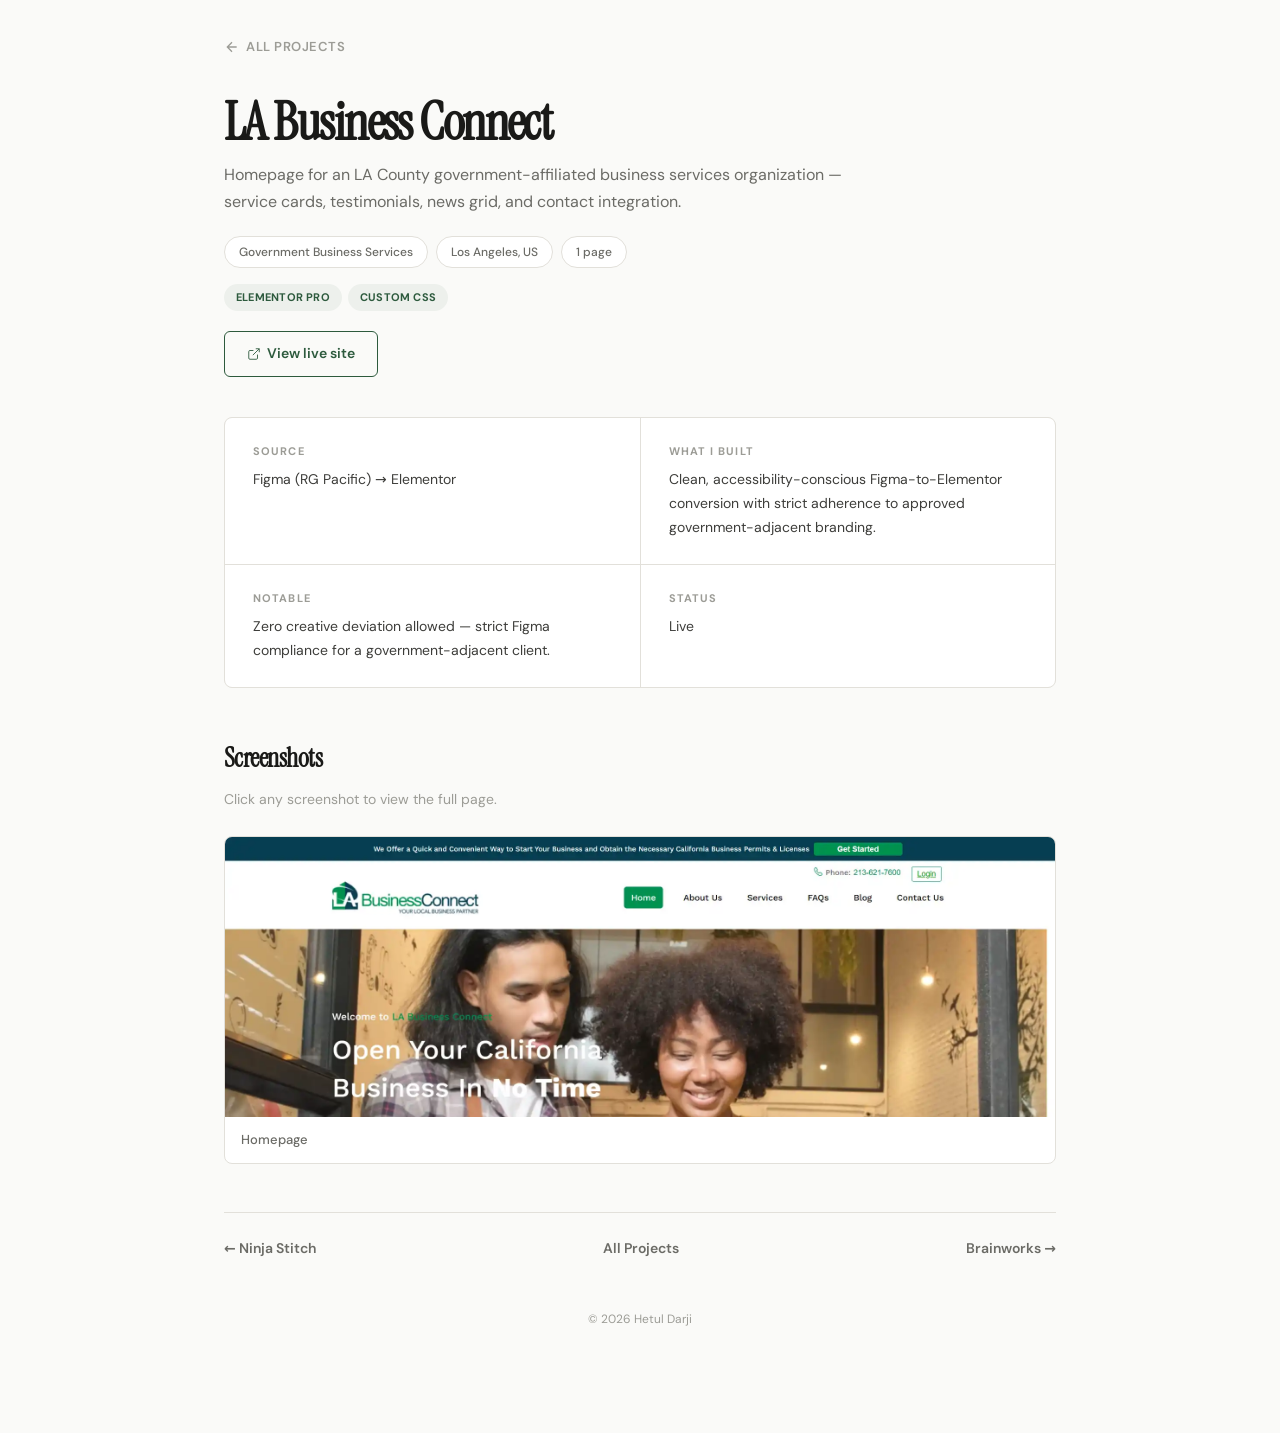
<file: projects/la-business-connect/index.html>
<!DOCTYPE html>
<html lang="en">
<head>
<meta charset="UTF-8">
<meta name="viewport" content="width=device-width, initial-scale=1.0">
<title>LA Business Connect — Hetul Darji</title>

<link rel="preload" as="style" href="/fonts.css">
<link href="/fonts.css" rel="stylesheet">

<style>
*, *::before, *::after { margin: 0; padding: 0; box-sizing: border-box; }
:root {
  --bg: #FAFAF8; --surface: #FFFFFF; --ink: #1A1A18; --ink2: #3D3D3A;
  --ink3: #6B6B66; --ink4: #9C9C96; --accent: #2D5A3D;
  --accent-light: rgba(45,90,61,0.06); --border: #E2E0DA;
  --serif: 'Instrument Serif', Georgia, serif;
  --sans: 'DM Sans', system-ui, sans-serif;
  --radius: 8px;
}
html { scroll-behavior: smooth; }
body { font-family: var(--sans); font-size: 16px; line-height: 1.7; color: var(--ink2); background: var(--bg); -webkit-font-smoothing: antialiased; }
::selection { background: rgba(45,90,61,0.12); }
a { color: var(--accent); text-decoration: none; }
img { display: block; max-width: 100%; }
.wrapper { max-width: 880px; margin: 0 auto; padding: 24px 24px 80px; }
.back { display: inline-flex; align-items: center; gap: 6px; font-size: 13px; font-weight: 600; color: var(--ink4); letter-spacing: 0.04em; text-transform: uppercase; padding: 12px 0; transition: color 0.2s; }
.back:hover { color: var(--ink); }

/* Hero */
.hero { margin: 24px 0 40px; }
.hero h1 { font-family: var(--serif); font-size: clamp(32px, 5vw, 52px); color: var(--ink); letter-spacing: -0.03em; line-height: 1.1; margin-bottom: 10px; }
.hero-sub { font-size: 16px; color: var(--ink3); max-width: 620px; line-height: 1.7; margin-bottom: 20px; }

/* Meta pills */
.meta { display: flex; flex-wrap: wrap; gap: 8px; margin-bottom: 16px; }
.pill { font-size: 12px; font-weight: 500; color: var(--ink3); padding: 5px 14px; background: var(--surface); border: 1px solid var(--border); border-radius: 20px; }

/* Stack tags */
.tags { display: flex; flex-wrap: wrap; gap: 6px; margin-bottom: 20px; }
.tag { font-size: 11px; font-weight: 700; padding: 4px 12px; border-radius: 14px; background: var(--accent-light); color: var(--accent); letter-spacing: 0.02em; text-transform: uppercase; }

/* Live link */
.live-btn { display: inline-flex; align-items: center; gap: 6px; font-size: 14px; font-weight: 600; color: var(--accent); padding: 10px 22px; border: 1.5px solid var(--accent); border-radius: 6px; transition: all 0.2s; }
.live-btn:hover { background: var(--accent); color: #fff; }

/* Details grid */
.details { display: grid; grid-template-columns: 1fr 1fr; gap: 1px; background: var(--border); border: 1px solid var(--border); border-radius: var(--radius); overflow: hidden; margin: 40px 0; }
.detail { padding: 24px 28px; background: var(--surface); }
.detail h3 { font-size: 11px; font-weight: 700; color: var(--ink4); letter-spacing: 0.1em; text-transform: uppercase; margin-bottom: 8px; }
.detail p { font-size: 14px; color: var(--ink2); line-height: 1.7; }

/* Screenshots */
.ss-section { margin: 48px 0; }
.ss-section > h2 { font-family: var(--serif); font-size: 26px; color: var(--ink); margin-bottom: 8px; letter-spacing: -0.02em; }
.ss-section > p { font-size: 14px; color: var(--ink4); margin-bottom: 24px; }
.ss-grid { display: grid; grid-template-columns: 1fr; gap: 16px; }
.ss-grid.has-multi { grid-template-columns: repeat(auto-fill, minmax(380px, 1fr)); }
.ss-card { display: block; position: relative; border-radius: var(--radius); overflow: hidden; border: 1px solid var(--border); background: var(--surface); transition: box-shadow 0.3s, transform 0.3s; }
.ss-card:hover { box-shadow: 0 8px 30px rgba(0,0,0,0.07); transform: translateY(-2px); }
.ss-img-wrap { position: relative; height: 280px; overflow: hidden; background: #f0efec; }
.ss-img-wrap img { width: 100%; height: 100%; object-fit: cover; object-position: top; }
.ss-img-wrap .ss-overlay { position: absolute; inset: 0; background: rgba(0,0,0,0); display: flex; align-items: center; justify-content: center; transition: background 0.3s; }
.ss-card:hover .ss-overlay { background: rgba(0,0,0,0.35); }
.ss-overlay span { opacity: 0; color: #fff; font-size: 13px; font-weight: 600; display: flex; align-items: center; gap: 6px; padding: 8px 16px; background: rgba(0,0,0,0.5); border-radius: 20px; backdrop-filter: blur(4px); transition: opacity 0.3s; }
.ss-card:hover .ss-overlay span { opacity: 1; }
.ss-label { padding: 12px 16px; font-size: 13px; color: var(--ink3); font-weight: 500; display: flex; justify-content: space-between; align-items: center; }
.ss-label small { font-size: 11px; color: var(--ink4); font-weight: 400; }

/* Mobile screenshots */
.ss-card.mobile { max-width: 260px; }
.ss-card.mobile .ss-img-wrap { height: 400px; }

/* Nav */
.nav-bottom { display: flex; justify-content: space-between; align-items: center; padding: 24px 0; border-top: 1px solid var(--border); margin-top: 48px; }
.nav-link { font-size: 14px; font-weight: 600; color: var(--ink3); transition: color 0.2s; }
.nav-link:hover { color: var(--ink); }
.nav-link.disabled { color: var(--border); pointer-events: none; }

/* Footer */
.pg-footer { text-align: center; padding: 24px 0; font-size: 12px; color: var(--ink4); }

@media (max-width: 640px) {
  .details { grid-template-columns: 1fr; }
  .ss-grid.has-multi { grid-template-columns: 1fr; }
  .ss-img-wrap { height: 220px; }
  .ss-card.mobile { max-width: 100%; }
  .ss-card.mobile .ss-img-wrap { height: 300px; }
}
</style>
</head>
<body>
<div class="wrapper">
  <a href="../" class="back"><svg viewBox="0 0 24 24" fill="none" stroke="currentColor" stroke-width="2" style="width:16px;height:16px;"><path d="M19 12H5M12 19l-7-7 7-7"/></svg> All Projects</a>

  <div class="hero">
    <h1>LA Business Connect</h1>
    <p class="hero-sub">Homepage for an LA County government-affiliated business services organization — service cards, testimonials, news grid, and contact integration.</p>
    <div class="meta">
      <span class="pill">Government Business Services</span>
      <span class="pill">Los Angeles, US</span>
      <span class="pill">1 page</span>
    </div>
    <div class="tags"><span class="tag">Elementor Pro</span><span class="tag">Custom CSS</span></div>
    <a href="https://labusinessconnect.com" target="_blank" class="live-btn"><svg viewBox="0 0 24 24" fill="none" stroke="currentColor" stroke-width="1.5" style="width:14px;height:14px;"><path d="M18 13v6a2 2 0 01-2 2H5a2 2 0 01-2-2V8a2 2 0 012-2h6M15 3h6v6M10 14L21 3"/></svg> View live site</a>
  </div>

  <div class="details">
    <div class="detail">
      <h3>Source</h3>
      <p>Figma (RG Pacific) → Elementor</p>
    </div>
    <div class="detail">
      <h3>What I Built</h3>
      <p>Clean, accessibility-conscious Figma-to-Elementor conversion with strict adherence to approved government-adjacent branding.</p>
    </div>
    <div class="detail">
      <h3>Notable</h3>
      <p>Zero creative deviation allowed — strict Figma compliance for a government-adjacent client.</p>
    </div>
    <div class="detail">
      <h3>Status</h3>
      <p>Live</p>
    </div>
  </div>

  <div class="ss-section">
    <h2>Screenshots</h2>
    <p>Click any screenshot to view the full page.</p>
    <div class="ss-grid">
      <a href="../images/labusinessconnect.webp" target="_blank" class="ss-card">
        <div class="ss-img-wrap">
          <img src="../images/labusinessconnect.webp" alt="Homepage" loading="lazy">
          <div class="ss-overlay"><span><svg viewBox="0 0 24 24" fill="none" stroke="currentColor" stroke-width="1.5" style="width:14px;height:14px;"><path d="M15 3h6v6M9 21H3v-6M21 3l-7 7M3 21l7-7"/></svg> View full page</span></div>
        </div>
        <div class="ss-label">Homepage</div>
      </a>
    </div>
  </div>

  <div class="nav-bottom">
    <a href="../ninja-stitch/" class="nav-link">← Ninja Stitch</a>
    <a href="../" class="nav-link">All Projects</a>
    <a href="../brainworks/" class="nav-link">Brainworks →</a>
  </div>

  <div class="pg-footer">© 2026 Hetul Darji</div>
</div>
</body>
</html>
</file>
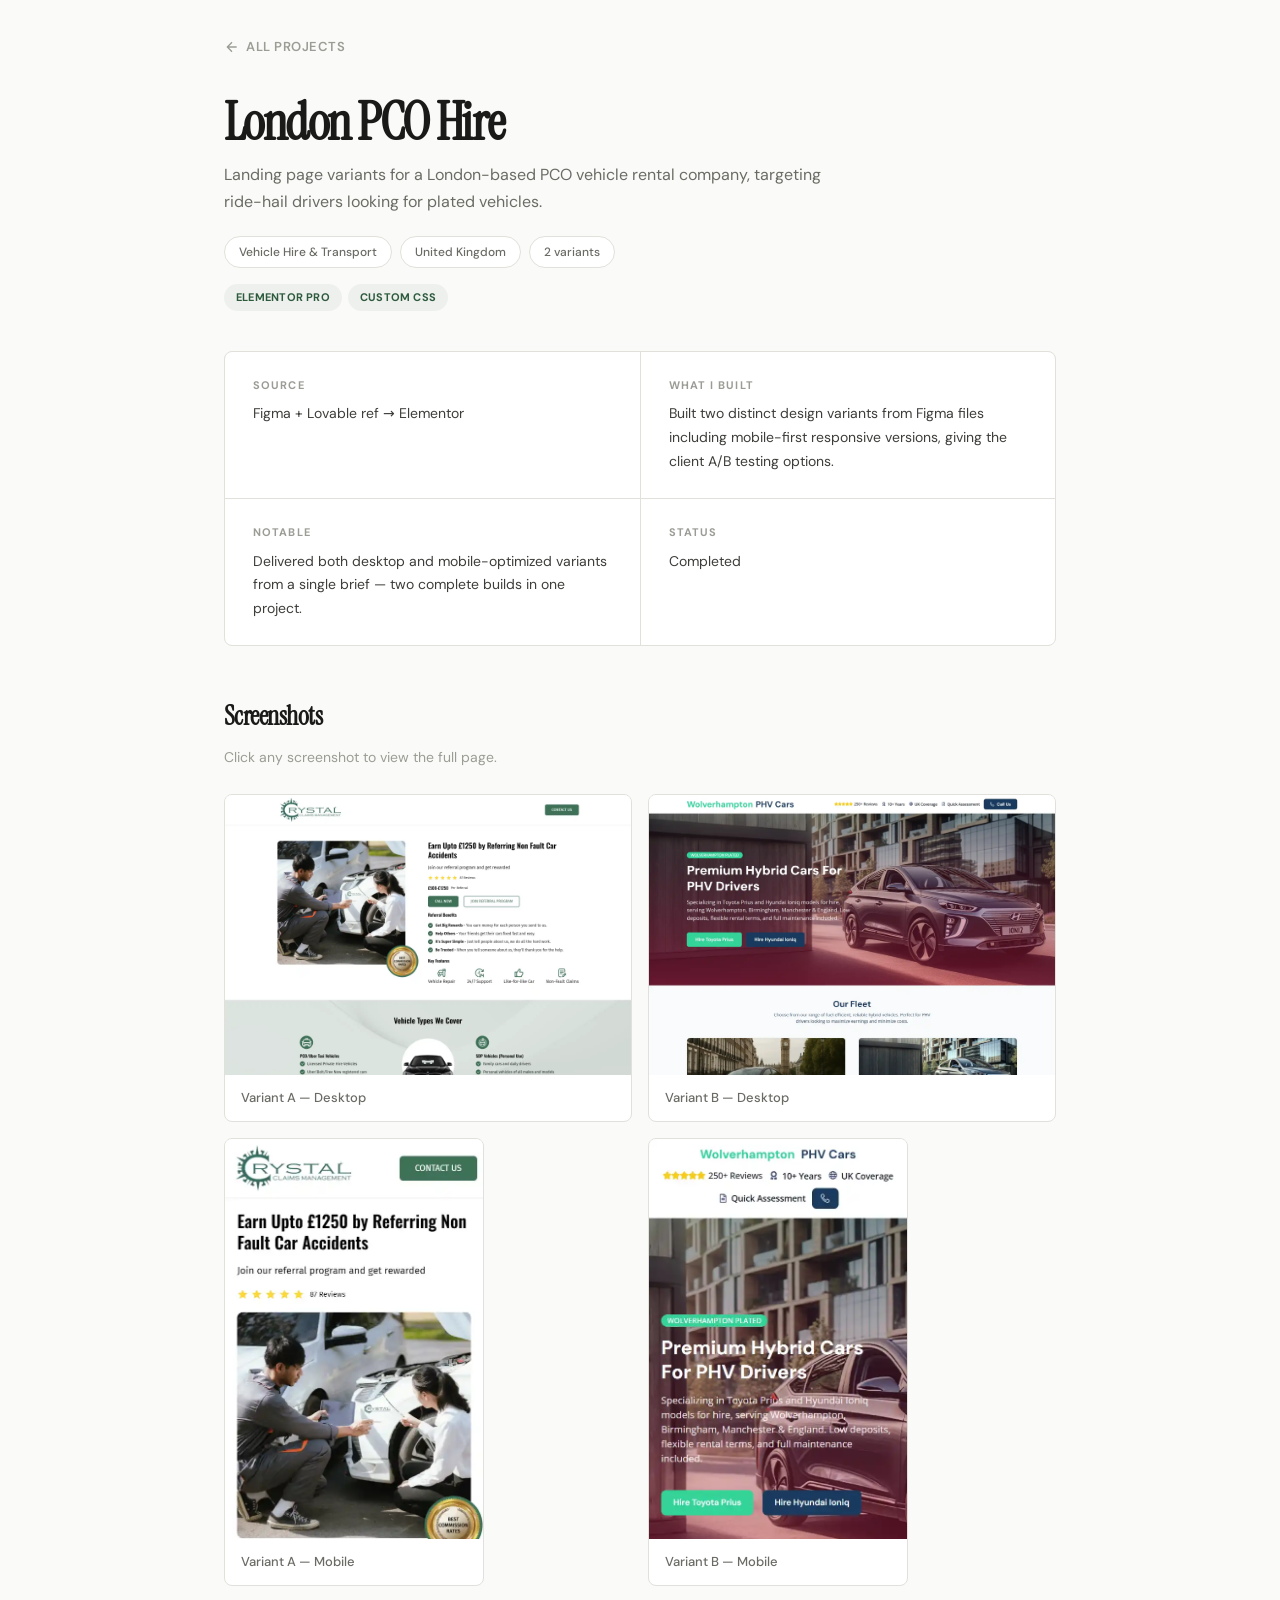
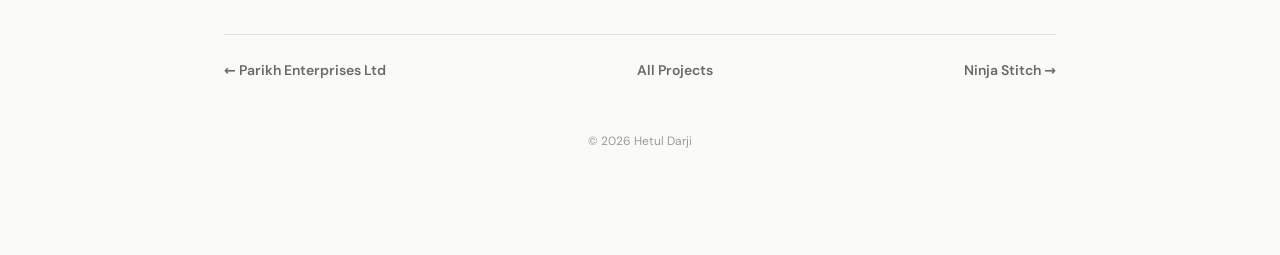
<file: projects/london-pco-hire/index.html>
<!DOCTYPE html>
<html lang="en">
<head>
<meta charset="UTF-8">
<meta name="viewport" content="width=device-width, initial-scale=1.0">
<title>London PCO Hire — Hetul Darji</title>

<link rel="preload" as="style" href="/fonts.css">
<link href="/fonts.css" rel="stylesheet">

<style>
*, *::before, *::after { margin: 0; padding: 0; box-sizing: border-box; }
:root {
  --bg: #FAFAF8; --surface: #FFFFFF; --ink: #1A1A18; --ink2: #3D3D3A;
  --ink3: #6B6B66; --ink4: #9C9C96; --accent: #2D5A3D;
  --accent-light: rgba(45,90,61,0.06); --border: #E2E0DA;
  --serif: 'Instrument Serif', Georgia, serif;
  --sans: 'DM Sans', system-ui, sans-serif;
  --radius: 8px;
}
html { scroll-behavior: smooth; }
body { font-family: var(--sans); font-size: 16px; line-height: 1.7; color: var(--ink2); background: var(--bg); -webkit-font-smoothing: antialiased; }
::selection { background: rgba(45,90,61,0.12); }
a { color: var(--accent); text-decoration: none; }
img { display: block; max-width: 100%; }
.wrapper { max-width: 880px; margin: 0 auto; padding: 24px 24px 80px; }
.back { display: inline-flex; align-items: center; gap: 6px; font-size: 13px; font-weight: 600; color: var(--ink4); letter-spacing: 0.04em; text-transform: uppercase; padding: 12px 0; transition: color 0.2s; }
.back:hover { color: var(--ink); }

/* Hero */
.hero { margin: 24px 0 40px; }
.hero h1 { font-family: var(--serif); font-size: clamp(32px, 5vw, 52px); color: var(--ink); letter-spacing: -0.03em; line-height: 1.1; margin-bottom: 10px; }
.hero-sub { font-size: 16px; color: var(--ink3); max-width: 620px; line-height: 1.7; margin-bottom: 20px; }

/* Meta pills */
.meta { display: flex; flex-wrap: wrap; gap: 8px; margin-bottom: 16px; }
.pill { font-size: 12px; font-weight: 500; color: var(--ink3); padding: 5px 14px; background: var(--surface); border: 1px solid var(--border); border-radius: 20px; }

/* Stack tags */
.tags { display: flex; flex-wrap: wrap; gap: 6px; margin-bottom: 20px; }
.tag { font-size: 11px; font-weight: 700; padding: 4px 12px; border-radius: 14px; background: var(--accent-light); color: var(--accent); letter-spacing: 0.02em; text-transform: uppercase; }

/* Live link */
.live-btn { display: inline-flex; align-items: center; gap: 6px; font-size: 14px; font-weight: 600; color: var(--accent); padding: 10px 22px; border: 1.5px solid var(--accent); border-radius: 6px; transition: all 0.2s; }
.live-btn:hover { background: var(--accent); color: #fff; }

/* Details grid */
.details { display: grid; grid-template-columns: 1fr 1fr; gap: 1px; background: var(--border); border: 1px solid var(--border); border-radius: var(--radius); overflow: hidden; margin: 40px 0; }
.detail { padding: 24px 28px; background: var(--surface); }
.detail h3 { font-size: 11px; font-weight: 700; color: var(--ink4); letter-spacing: 0.1em; text-transform: uppercase; margin-bottom: 8px; }
.detail p { font-size: 14px; color: var(--ink2); line-height: 1.7; }

/* Screenshots */
.ss-section { margin: 48px 0; }
.ss-section > h2 { font-family: var(--serif); font-size: 26px; color: var(--ink); margin-bottom: 8px; letter-spacing: -0.02em; }
.ss-section > p { font-size: 14px; color: var(--ink4); margin-bottom: 24px; }
.ss-grid { display: grid; grid-template-columns: 1fr; gap: 16px; }
.ss-grid.has-multi { grid-template-columns: repeat(auto-fill, minmax(380px, 1fr)); }
.ss-card { display: block; position: relative; border-radius: var(--radius); overflow: hidden; border: 1px solid var(--border); background: var(--surface); transition: box-shadow 0.3s, transform 0.3s; }
.ss-card:hover { box-shadow: 0 8px 30px rgba(0,0,0,0.07); transform: translateY(-2px); }
.ss-img-wrap { position: relative; height: 280px; overflow: hidden; background: #f0efec; }
.ss-img-wrap img { width: 100%; height: 100%; object-fit: cover; object-position: top; }
.ss-img-wrap .ss-overlay { position: absolute; inset: 0; background: rgba(0,0,0,0); display: flex; align-items: center; justify-content: center; transition: background 0.3s; }
.ss-card:hover .ss-overlay { background: rgba(0,0,0,0.35); }
.ss-overlay span { opacity: 0; color: #fff; font-size: 13px; font-weight: 600; display: flex; align-items: center; gap: 6px; padding: 8px 16px; background: rgba(0,0,0,0.5); border-radius: 20px; backdrop-filter: blur(4px); transition: opacity 0.3s; }
.ss-card:hover .ss-overlay span { opacity: 1; }
.ss-label { padding: 12px 16px; font-size: 13px; color: var(--ink3); font-weight: 500; display: flex; justify-content: space-between; align-items: center; }
.ss-label small { font-size: 11px; color: var(--ink4); font-weight: 400; }

/* Mobile screenshots */
.ss-card.mobile { max-width: 260px; }
.ss-card.mobile .ss-img-wrap { height: 400px; }

/* Nav */
.nav-bottom { display: flex; justify-content: space-between; align-items: center; padding: 24px 0; border-top: 1px solid var(--border); margin-top: 48px; }
.nav-link { font-size: 14px; font-weight: 600; color: var(--ink3); transition: color 0.2s; }
.nav-link:hover { color: var(--ink); }
.nav-link.disabled { color: var(--border); pointer-events: none; }

/* Footer */
.pg-footer { text-align: center; padding: 24px 0; font-size: 12px; color: var(--ink4); }

@media (max-width: 640px) {
  .details { grid-template-columns: 1fr; }
  .ss-grid.has-multi { grid-template-columns: 1fr; }
  .ss-img-wrap { height: 220px; }
  .ss-card.mobile { max-width: 100%; }
  .ss-card.mobile .ss-img-wrap { height: 300px; }
}
</style>
</head>
<body>
<div class="wrapper">
  <a href="../" class="back"><svg viewBox="0 0 24 24" fill="none" stroke="currentColor" stroke-width="2" style="width:16px;height:16px;"><path d="M19 12H5M12 19l-7-7 7-7"/></svg> All Projects</a>

  <div class="hero">
    <h1>London PCO Hire</h1>
    <p class="hero-sub">Landing page variants for a London-based PCO vehicle rental company, targeting ride-hail drivers looking for plated vehicles.</p>
    <div class="meta">
      <span class="pill">Vehicle Hire & Transport</span>
      <span class="pill">United Kingdom</span>
      <span class="pill">2 variants</span>
    </div>
    <div class="tags"><span class="tag">Elementor Pro</span><span class="tag">Custom CSS</span></div>
    
  </div>

  <div class="details">
    <div class="detail">
      <h3>Source</h3>
      <p>Figma + Lovable ref → Elementor</p>
    </div>
    <div class="detail">
      <h3>What I Built</h3>
      <p>Built two distinct design variants from Figma files including mobile-first responsive versions, giving the client A/B testing options.</p>
    </div>
    <div class="detail">
      <h3>Notable</h3>
      <p>Delivered both desktop and mobile-optimized variants from a single brief — two complete builds in one project.</p>
    </div>
    <div class="detail">
      <h3>Status</h3>
      <p>Completed</p>
    </div>
  </div>

  <div class="ss-section">
    <h2>Screenshots</h2>
    <p>Click any screenshot to view the full page.</p>
    <div class="ss-grid has-multi">
      <a href="../images/londonpcohire-wolverhampton-2.webp" target="_blank" class="ss-card">
        <div class="ss-img-wrap">
          <img src="../images/londonpcohire-wolverhampton-2.webp" alt="Variant A — Desktop" loading="lazy">
          <div class="ss-overlay"><span><svg viewBox="0 0 24 24" fill="none" stroke="currentColor" stroke-width="1.5" style="width:14px;height:14px;"><path d="M15 3h6v6M9 21H3v-6M21 3l-7 7M3 21l7-7"/></svg> View full page</span></div>
        </div>
        <div class="ss-label">Variant A — Desktop</div>
      </a>
      <a href="../images/londonpcohire-wolverhampton-3.webp" target="_blank" class="ss-card">
        <div class="ss-img-wrap">
          <img src="../images/londonpcohire-wolverhampton-3.webp" alt="Variant B — Desktop" loading="lazy">
          <div class="ss-overlay"><span><svg viewBox="0 0 24 24" fill="none" stroke="currentColor" stroke-width="1.5" style="width:14px;height:14px;"><path d="M15 3h6v6M9 21H3v-6M21 3l-7 7M3 21l7-7"/></svg> View full page</span></div>
        </div>
        <div class="ss-label">Variant B — Desktop</div>
      </a>
      <a href="../images/londonpcohire-wolverhampton-2-mobile.webp" target="_blank" class="ss-card mobile">
        <div class="ss-img-wrap">
          <img src="../images/londonpcohire-wolverhampton-2-mobile.webp" alt="Variant A — Mobile" loading="lazy">
          <div class="ss-overlay"><span><svg viewBox="0 0 24 24" fill="none" stroke="currentColor" stroke-width="1.5" style="width:14px;height:14px;"><path d="M15 3h6v6M9 21H3v-6M21 3l-7 7M3 21l7-7"/></svg> View full page</span></div>
        </div>
        <div class="ss-label">Variant A — Mobile</div>
      </a>
      <a href="../images/londonpcohire-wolverhampton-3-mobile.webp" target="_blank" class="ss-card mobile">
        <div class="ss-img-wrap">
          <img src="../images/londonpcohire-wolverhampton-3-mobile.webp" alt="Variant B — Mobile" loading="lazy">
          <div class="ss-overlay"><span><svg viewBox="0 0 24 24" fill="none" stroke="currentColor" stroke-width="1.5" style="width:14px;height:14px;"><path d="M15 3h6v6M9 21H3v-6M21 3l-7 7M3 21l7-7"/></svg> View full page</span></div>
        </div>
        <div class="ss-label">Variant B — Mobile</div>
      </a>
    </div>
  </div>

  <div class="nav-bottom">
    <a href="../parikh-enterprises/" class="nav-link">← Parikh Enterprises Ltd</a>
    <a href="../" class="nav-link">All Projects</a>
    <a href="../ninja-stitch/" class="nav-link">Ninja Stitch →</a>
  </div>

  <div class="pg-footer">© 2026 Hetul Darji</div>
</div>
</body>
</html>
</file>
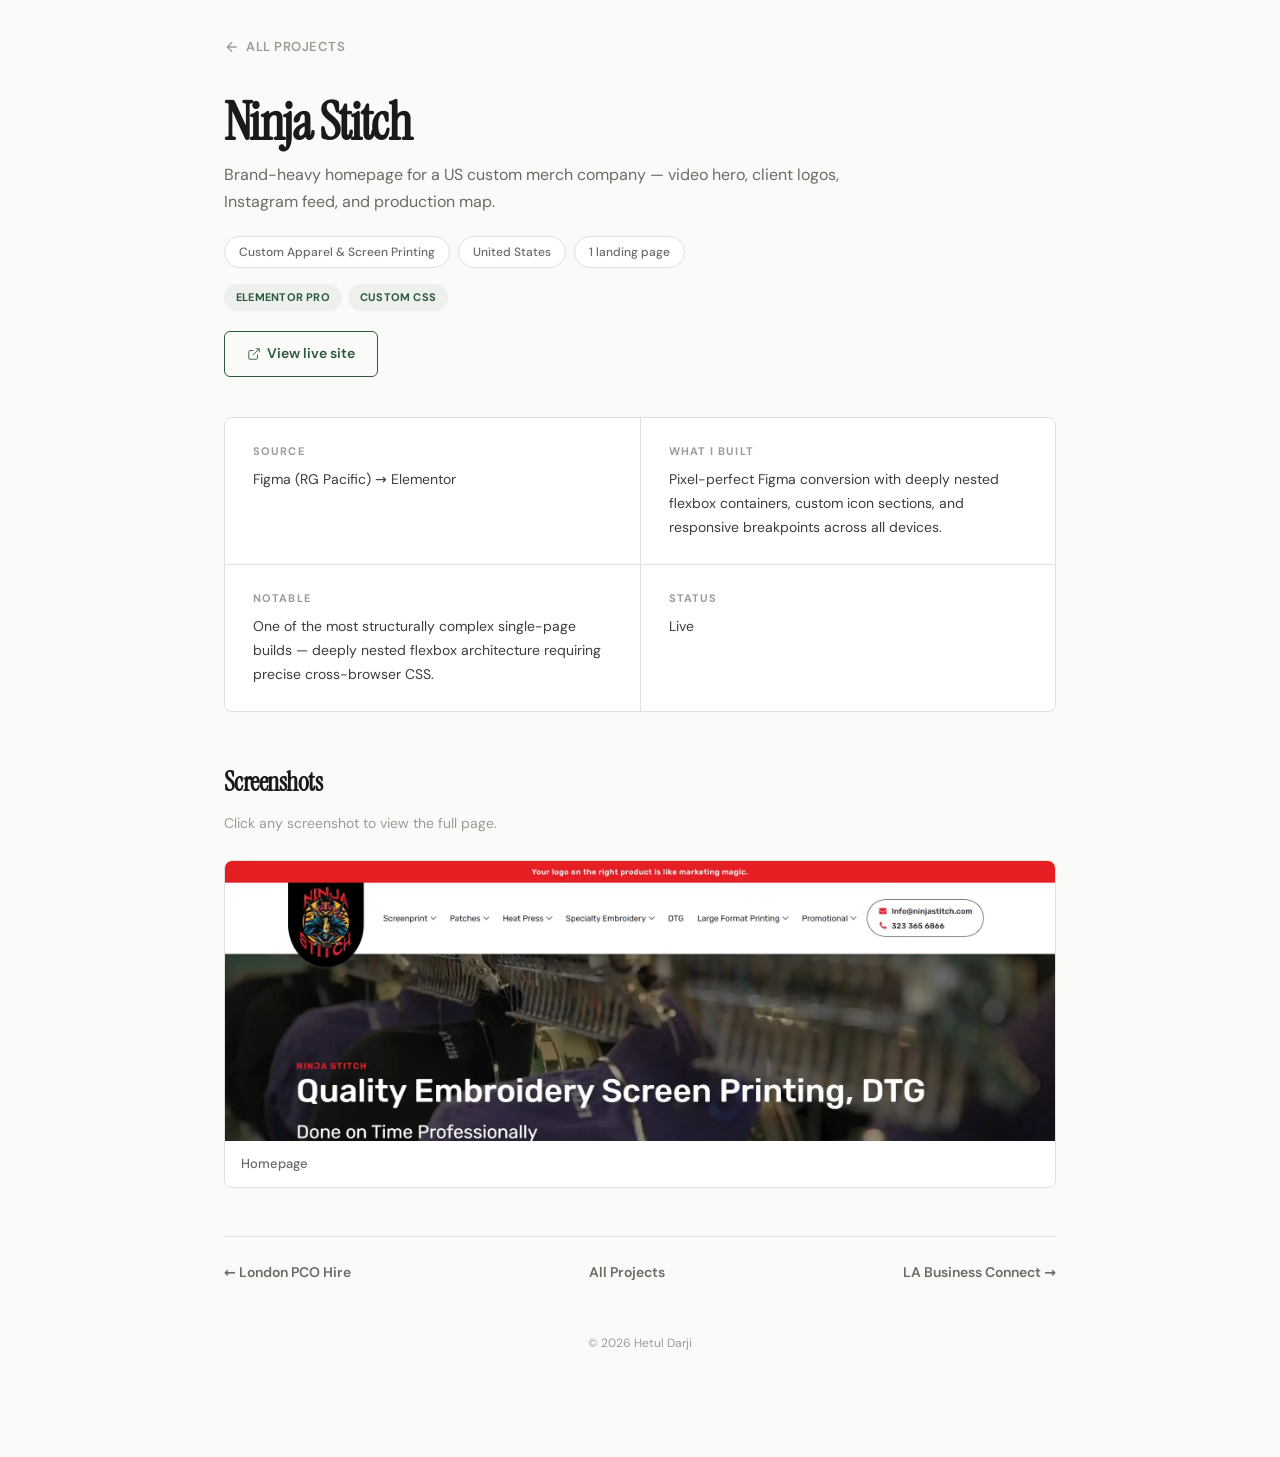
<file: projects/ninja-stitch/index.html>
<!DOCTYPE html>
<html lang="en">
<head>
<meta charset="UTF-8">
<meta name="viewport" content="width=device-width, initial-scale=1.0">
<title>Ninja Stitch — Hetul Darji</title>

<link rel="preload" as="style" href="/fonts.css">
<link href="/fonts.css" rel="stylesheet">

<style>
*, *::before, *::after { margin: 0; padding: 0; box-sizing: border-box; }
:root {
  --bg: #FAFAF8; --surface: #FFFFFF; --ink: #1A1A18; --ink2: #3D3D3A;
  --ink3: #6B6B66; --ink4: #9C9C96; --accent: #2D5A3D;
  --accent-light: rgba(45,90,61,0.06); --border: #E2E0DA;
  --serif: 'Instrument Serif', Georgia, serif;
  --sans: 'DM Sans', system-ui, sans-serif;
  --radius: 8px;
}
html { scroll-behavior: smooth; }
body { font-family: var(--sans); font-size: 16px; line-height: 1.7; color: var(--ink2); background: var(--bg); -webkit-font-smoothing: antialiased; }
::selection { background: rgba(45,90,61,0.12); }
a { color: var(--accent); text-decoration: none; }
img { display: block; max-width: 100%; }
.wrapper { max-width: 880px; margin: 0 auto; padding: 24px 24px 80px; }
.back { display: inline-flex; align-items: center; gap: 6px; font-size: 13px; font-weight: 600; color: var(--ink4); letter-spacing: 0.04em; text-transform: uppercase; padding: 12px 0; transition: color 0.2s; }
.back:hover { color: var(--ink); }

/* Hero */
.hero { margin: 24px 0 40px; }
.hero h1 { font-family: var(--serif); font-size: clamp(32px, 5vw, 52px); color: var(--ink); letter-spacing: -0.03em; line-height: 1.1; margin-bottom: 10px; }
.hero-sub { font-size: 16px; color: var(--ink3); max-width: 620px; line-height: 1.7; margin-bottom: 20px; }

/* Meta pills */
.meta { display: flex; flex-wrap: wrap; gap: 8px; margin-bottom: 16px; }
.pill { font-size: 12px; font-weight: 500; color: var(--ink3); padding: 5px 14px; background: var(--surface); border: 1px solid var(--border); border-radius: 20px; }

/* Stack tags */
.tags { display: flex; flex-wrap: wrap; gap: 6px; margin-bottom: 20px; }
.tag { font-size: 11px; font-weight: 700; padding: 4px 12px; border-radius: 14px; background: var(--accent-light); color: var(--accent); letter-spacing: 0.02em; text-transform: uppercase; }

/* Live link */
.live-btn { display: inline-flex; align-items: center; gap: 6px; font-size: 14px; font-weight: 600; color: var(--accent); padding: 10px 22px; border: 1.5px solid var(--accent); border-radius: 6px; transition: all 0.2s; }
.live-btn:hover { background: var(--accent); color: #fff; }

/* Details grid */
.details { display: grid; grid-template-columns: 1fr 1fr; gap: 1px; background: var(--border); border: 1px solid var(--border); border-radius: var(--radius); overflow: hidden; margin: 40px 0; }
.detail { padding: 24px 28px; background: var(--surface); }
.detail h3 { font-size: 11px; font-weight: 700; color: var(--ink4); letter-spacing: 0.1em; text-transform: uppercase; margin-bottom: 8px; }
.detail p { font-size: 14px; color: var(--ink2); line-height: 1.7; }

/* Screenshots */
.ss-section { margin: 48px 0; }
.ss-section > h2 { font-family: var(--serif); font-size: 26px; color: var(--ink); margin-bottom: 8px; letter-spacing: -0.02em; }
.ss-section > p { font-size: 14px; color: var(--ink4); margin-bottom: 24px; }
.ss-grid { display: grid; grid-template-columns: 1fr; gap: 16px; }
.ss-grid.has-multi { grid-template-columns: repeat(auto-fill, minmax(380px, 1fr)); }
.ss-card { display: block; position: relative; border-radius: var(--radius); overflow: hidden; border: 1px solid var(--border); background: var(--surface); transition: box-shadow 0.3s, transform 0.3s; }
.ss-card:hover { box-shadow: 0 8px 30px rgba(0,0,0,0.07); transform: translateY(-2px); }
.ss-img-wrap { position: relative; height: 280px; overflow: hidden; background: #f0efec; }
.ss-img-wrap img { width: 100%; height: 100%; object-fit: cover; object-position: top; }
.ss-img-wrap .ss-overlay { position: absolute; inset: 0; background: rgba(0,0,0,0); display: flex; align-items: center; justify-content: center; transition: background 0.3s; }
.ss-card:hover .ss-overlay { background: rgba(0,0,0,0.35); }
.ss-overlay span { opacity: 0; color: #fff; font-size: 13px; font-weight: 600; display: flex; align-items: center; gap: 6px; padding: 8px 16px; background: rgba(0,0,0,0.5); border-radius: 20px; backdrop-filter: blur(4px); transition: opacity 0.3s; }
.ss-card:hover .ss-overlay span { opacity: 1; }
.ss-label { padding: 12px 16px; font-size: 13px; color: var(--ink3); font-weight: 500; display: flex; justify-content: space-between; align-items: center; }
.ss-label small { font-size: 11px; color: var(--ink4); font-weight: 400; }

/* Mobile screenshots */
.ss-card.mobile { max-width: 260px; }
.ss-card.mobile .ss-img-wrap { height: 400px; }

/* Nav */
.nav-bottom { display: flex; justify-content: space-between; align-items: center; padding: 24px 0; border-top: 1px solid var(--border); margin-top: 48px; }
.nav-link { font-size: 14px; font-weight: 600; color: var(--ink3); transition: color 0.2s; }
.nav-link:hover { color: var(--ink); }
.nav-link.disabled { color: var(--border); pointer-events: none; }

/* Footer */
.pg-footer { text-align: center; padding: 24px 0; font-size: 12px; color: var(--ink4); }

@media (max-width: 640px) {
  .details { grid-template-columns: 1fr; }
  .ss-grid.has-multi { grid-template-columns: 1fr; }
  .ss-img-wrap { height: 220px; }
  .ss-card.mobile { max-width: 100%; }
  .ss-card.mobile .ss-img-wrap { height: 300px; }
}
</style>
</head>
<body>
<div class="wrapper">
  <a href="../" class="back"><svg viewBox="0 0 24 24" fill="none" stroke="currentColor" stroke-width="2" style="width:16px;height:16px;"><path d="M19 12H5M12 19l-7-7 7-7"/></svg> All Projects</a>

  <div class="hero">
    <h1>Ninja Stitch</h1>
    <p class="hero-sub">Brand-heavy homepage for a US custom merch company — video hero, client logos, Instagram feed, and production map.</p>
    <div class="meta">
      <span class="pill">Custom Apparel & Screen Printing</span>
      <span class="pill">United States</span>
      <span class="pill">1 landing page</span>
    </div>
    <div class="tags"><span class="tag">Elementor Pro</span><span class="tag">Custom CSS</span></div>
    <a href="https://ninjastitch.com" target="_blank" class="live-btn"><svg viewBox="0 0 24 24" fill="none" stroke="currentColor" stroke-width="1.5" style="width:14px;height:14px;"><path d="M18 13v6a2 2 0 01-2 2H5a2 2 0 01-2-2V8a2 2 0 012-2h6M15 3h6v6M10 14L21 3"/></svg> View live site</a>
  </div>

  <div class="details">
    <div class="detail">
      <h3>Source</h3>
      <p>Figma (RG Pacific) → Elementor</p>
    </div>
    <div class="detail">
      <h3>What I Built</h3>
      <p>Pixel-perfect Figma conversion with deeply nested flexbox containers, custom icon sections, and responsive breakpoints across all devices.</p>
    </div>
    <div class="detail">
      <h3>Notable</h3>
      <p>One of the most structurally complex single-page builds — deeply nested flexbox architecture requiring precise cross-browser CSS.</p>
    </div>
    <div class="detail">
      <h3>Status</h3>
      <p>Live</p>
    </div>
  </div>

  <div class="ss-section">
    <h2>Screenshots</h2>
    <p>Click any screenshot to view the full page.</p>
    <div class="ss-grid">
      <a href="../images/ninjastitch.webp" target="_blank" class="ss-card">
        <div class="ss-img-wrap">
          <img src="../images/ninjastitch.webp" alt="Homepage" loading="lazy">
          <div class="ss-overlay"><span><svg viewBox="0 0 24 24" fill="none" stroke="currentColor" stroke-width="1.5" style="width:14px;height:14px;"><path d="M15 3h6v6M9 21H3v-6M21 3l-7 7M3 21l7-7"/></svg> View full page</span></div>
        </div>
        <div class="ss-label">Homepage</div>
      </a>
    </div>
  </div>

  <div class="nav-bottom">
    <a href="../london-pco-hire/" class="nav-link">← London PCO Hire</a>
    <a href="../" class="nav-link">All Projects</a>
    <a href="../la-business-connect/" class="nav-link">LA Business Connect →</a>
  </div>

  <div class="pg-footer">© 2026 Hetul Darji</div>
</div>
</body>
</html>
</file>
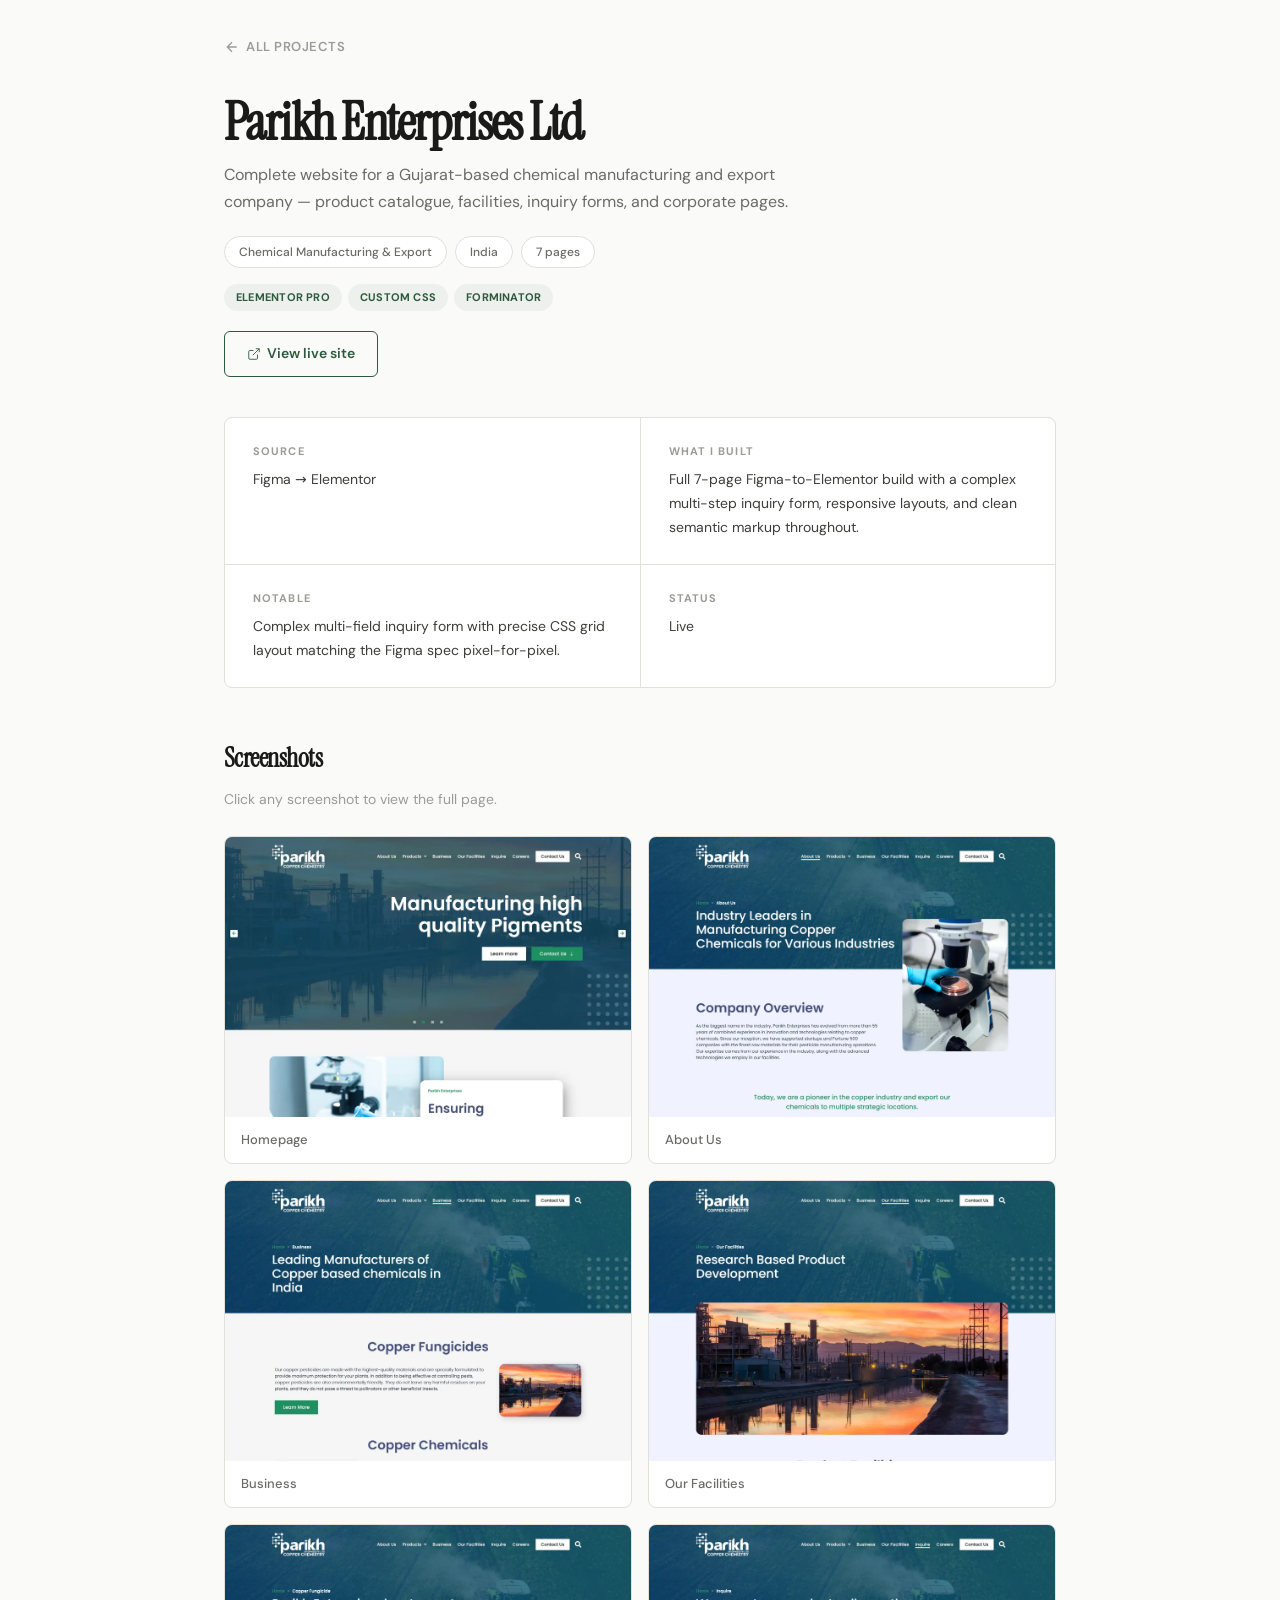
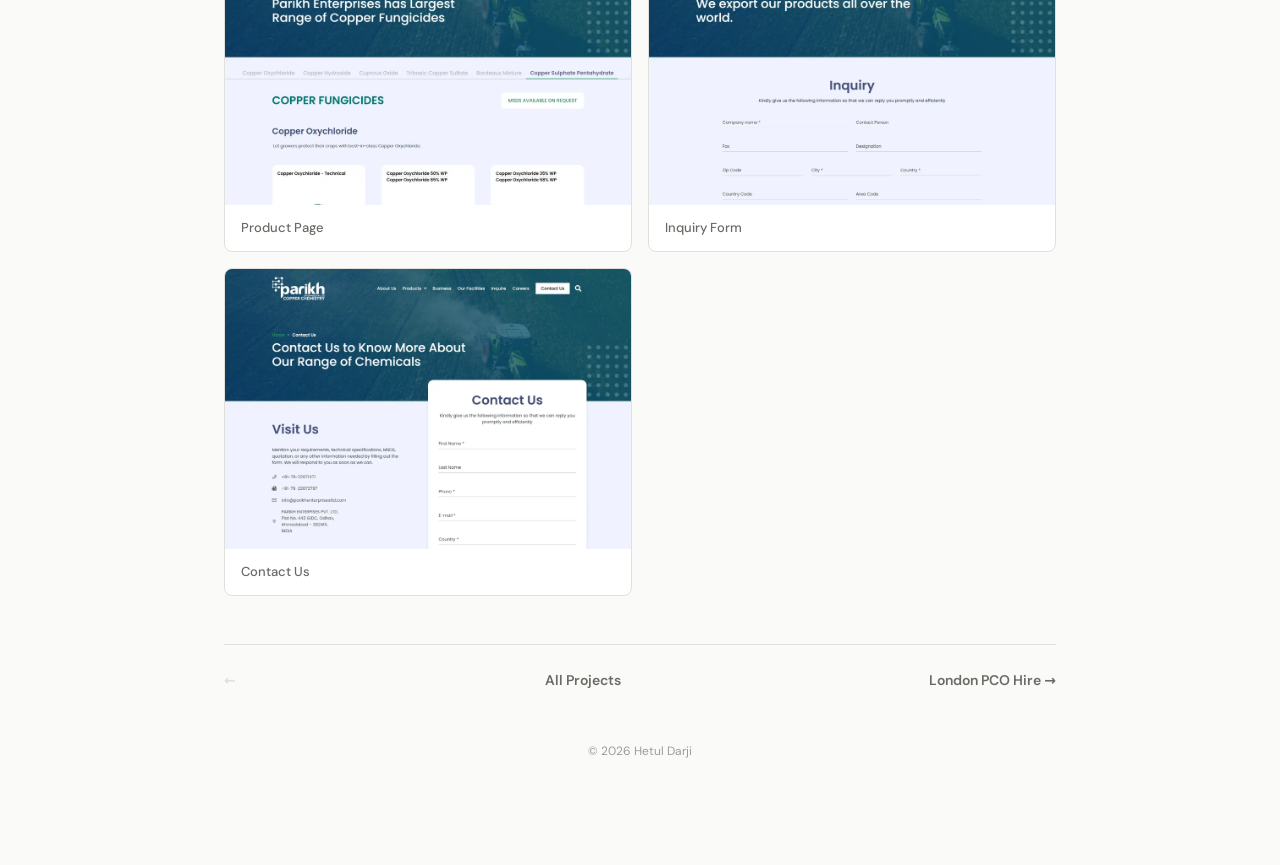
<file: projects/parikh-enterprises/index.html>
<!DOCTYPE html>
<html lang="en">
<head>
<meta charset="UTF-8">
<meta name="viewport" content="width=device-width, initial-scale=1.0">
<title>Parikh Enterprises Ltd — Hetul Darji</title>

<link rel="preload" as="style" href="/fonts.css">
<link href="/fonts.css" rel="stylesheet">

<style>
*, *::before, *::after { margin: 0; padding: 0; box-sizing: border-box; }
:root {
  --bg: #FAFAF8; --surface: #FFFFFF; --ink: #1A1A18; --ink2: #3D3D3A;
  --ink3: #6B6B66; --ink4: #9C9C96; --accent: #2D5A3D;
  --accent-light: rgba(45,90,61,0.06); --border: #E2E0DA;
  --serif: 'Instrument Serif', Georgia, serif;
  --sans: 'DM Sans', system-ui, sans-serif;
  --radius: 8px;
}
html { scroll-behavior: smooth; }
body { font-family: var(--sans); font-size: 16px; line-height: 1.7; color: var(--ink2); background: var(--bg); -webkit-font-smoothing: antialiased; }
::selection { background: rgba(45,90,61,0.12); }
a { color: var(--accent); text-decoration: none; }
img { display: block; max-width: 100%; }
.wrapper { max-width: 880px; margin: 0 auto; padding: 24px 24px 80px; }
.back { display: inline-flex; align-items: center; gap: 6px; font-size: 13px; font-weight: 600; color: var(--ink4); letter-spacing: 0.04em; text-transform: uppercase; padding: 12px 0; transition: color 0.2s; }
.back:hover { color: var(--ink); }

/* Hero */
.hero { margin: 24px 0 40px; }
.hero h1 { font-family: var(--serif); font-size: clamp(32px, 5vw, 52px); color: var(--ink); letter-spacing: -0.03em; line-height: 1.1; margin-bottom: 10px; }
.hero-sub { font-size: 16px; color: var(--ink3); max-width: 620px; line-height: 1.7; margin-bottom: 20px; }

/* Meta pills */
.meta { display: flex; flex-wrap: wrap; gap: 8px; margin-bottom: 16px; }
.pill { font-size: 12px; font-weight: 500; color: var(--ink3); padding: 5px 14px; background: var(--surface); border: 1px solid var(--border); border-radius: 20px; }

/* Stack tags */
.tags { display: flex; flex-wrap: wrap; gap: 6px; margin-bottom: 20px; }
.tag { font-size: 11px; font-weight: 700; padding: 4px 12px; border-radius: 14px; background: var(--accent-light); color: var(--accent); letter-spacing: 0.02em; text-transform: uppercase; }

/* Live link */
.live-btn { display: inline-flex; align-items: center; gap: 6px; font-size: 14px; font-weight: 600; color: var(--accent); padding: 10px 22px; border: 1.5px solid var(--accent); border-radius: 6px; transition: all 0.2s; }
.live-btn:hover { background: var(--accent); color: #fff; }

/* Details grid */
.details { display: grid; grid-template-columns: 1fr 1fr; gap: 1px; background: var(--border); border: 1px solid var(--border); border-radius: var(--radius); overflow: hidden; margin: 40px 0; }
.detail { padding: 24px 28px; background: var(--surface); }
.detail h3 { font-size: 11px; font-weight: 700; color: var(--ink4); letter-spacing: 0.1em; text-transform: uppercase; margin-bottom: 8px; }
.detail p { font-size: 14px; color: var(--ink2); line-height: 1.7; }

/* Screenshots */
.ss-section { margin: 48px 0; }
.ss-section > h2 { font-family: var(--serif); font-size: 26px; color: var(--ink); margin-bottom: 8px; letter-spacing: -0.02em; }
.ss-section > p { font-size: 14px; color: var(--ink4); margin-bottom: 24px; }
.ss-grid { display: grid; grid-template-columns: 1fr; gap: 16px; }
.ss-grid.has-multi { grid-template-columns: repeat(auto-fill, minmax(380px, 1fr)); }
.ss-card { display: block; position: relative; border-radius: var(--radius); overflow: hidden; border: 1px solid var(--border); background: var(--surface); transition: box-shadow 0.3s, transform 0.3s; }
.ss-card:hover { box-shadow: 0 8px 30px rgba(0,0,0,0.07); transform: translateY(-2px); }
.ss-img-wrap { position: relative; height: 280px; overflow: hidden; background: #f0efec; }
.ss-img-wrap img { width: 100%; height: 100%; object-fit: cover; object-position: top; }
.ss-img-wrap .ss-overlay { position: absolute; inset: 0; background: rgba(0,0,0,0); display: flex; align-items: center; justify-content: center; transition: background 0.3s; }
.ss-card:hover .ss-overlay { background: rgba(0,0,0,0.35); }
.ss-overlay span { opacity: 0; color: #fff; font-size: 13px; font-weight: 600; display: flex; align-items: center; gap: 6px; padding: 8px 16px; background: rgba(0,0,0,0.5); border-radius: 20px; backdrop-filter: blur(4px); transition: opacity 0.3s; }
.ss-card:hover .ss-overlay span { opacity: 1; }
.ss-label { padding: 12px 16px; font-size: 13px; color: var(--ink3); font-weight: 500; display: flex; justify-content: space-between; align-items: center; }
.ss-label small { font-size: 11px; color: var(--ink4); font-weight: 400; }

/* Mobile screenshots */
.ss-card.mobile { max-width: 260px; }
.ss-card.mobile .ss-img-wrap { height: 400px; }

/* Nav */
.nav-bottom { display: flex; justify-content: space-between; align-items: center; padding: 24px 0; border-top: 1px solid var(--border); margin-top: 48px; }
.nav-link { font-size: 14px; font-weight: 600; color: var(--ink3); transition: color 0.2s; }
.nav-link:hover { color: var(--ink); }
.nav-link.disabled { color: var(--border); pointer-events: none; }

/* Footer */
.pg-footer { text-align: center; padding: 24px 0; font-size: 12px; color: var(--ink4); }

@media (max-width: 640px) {
  .details { grid-template-columns: 1fr; }
  .ss-grid.has-multi { grid-template-columns: 1fr; }
  .ss-img-wrap { height: 220px; }
  .ss-card.mobile { max-width: 100%; }
  .ss-card.mobile .ss-img-wrap { height: 300px; }
}
</style>
</head>
<body>
<div class="wrapper">
  <a href="../" class="back"><svg viewBox="0 0 24 24" fill="none" stroke="currentColor" stroke-width="2" style="width:16px;height:16px;"><path d="M19 12H5M12 19l-7-7 7-7"/></svg> All Projects</a>

  <div class="hero">
    <h1>Parikh Enterprises Ltd</h1>
    <p class="hero-sub">Complete website for a Gujarat-based chemical manufacturing and export company — product catalogue, facilities, inquiry forms, and corporate pages.</p>
    <div class="meta">
      <span class="pill">Chemical Manufacturing & Export</span>
      <span class="pill">India</span>
      <span class="pill">7 pages</span>
    </div>
    <div class="tags"><span class="tag">Elementor Pro</span><span class="tag">Custom CSS</span><span class="tag">Forminator</span></div>
    <a href="https://parikhenterprisesltd.com" target="_blank" class="live-btn"><svg viewBox="0 0 24 24" fill="none" stroke="currentColor" stroke-width="1.5" style="width:14px;height:14px;"><path d="M18 13v6a2 2 0 01-2 2H5a2 2 0 01-2-2V8a2 2 0 012-2h6M15 3h6v6M10 14L21 3"/></svg> View live site</a>
  </div>

  <div class="details">
    <div class="detail">
      <h3>Source</h3>
      <p>Figma → Elementor</p>
    </div>
    <div class="detail">
      <h3>What I Built</h3>
      <p>Full 7-page Figma-to-Elementor build with a complex multi-step inquiry form, responsive layouts, and clean semantic markup throughout.</p>
    </div>
    <div class="detail">
      <h3>Notable</h3>
      <p>Complex multi-field inquiry form with precise CSS grid layout matching the Figma spec pixel-for-pixel.</p>
    </div>
    <div class="detail">
      <h3>Status</h3>
      <p>Live</p>
    </div>
  </div>

  <div class="ss-section">
    <h2>Screenshots</h2>
    <p>Click any screenshot to view the full page.</p>
    <div class="ss-grid has-multi">
      <a href="../images/parikhenterprisesltd-home.webp" target="_blank" class="ss-card">
        <div class="ss-img-wrap">
          <img src="../images/parikhenterprisesltd-home.webp" alt="Homepage" loading="lazy">
          <div class="ss-overlay"><span><svg viewBox="0 0 24 24" fill="none" stroke="currentColor" stroke-width="1.5" style="width:14px;height:14px;"><path d="M15 3h6v6M9 21H3v-6M21 3l-7 7M3 21l7-7"/></svg> View full page</span></div>
        </div>
        <div class="ss-label">Homepage</div>
      </a>
      <a href="../images/parikhenterprisesltd-about-us.webp" target="_blank" class="ss-card">
        <div class="ss-img-wrap">
          <img src="../images/parikhenterprisesltd-about-us.webp" alt="About Us" loading="lazy">
          <div class="ss-overlay"><span><svg viewBox="0 0 24 24" fill="none" stroke="currentColor" stroke-width="1.5" style="width:14px;height:14px;"><path d="M15 3h6v6M9 21H3v-6M21 3l-7 7M3 21l7-7"/></svg> View full page</span></div>
        </div>
        <div class="ss-label">About Us</div>
      </a>
      <a href="../images/parikhenterprisesltd-business.webp" target="_blank" class="ss-card">
        <div class="ss-img-wrap">
          <img src="../images/parikhenterprisesltd-business.webp" alt="Business" loading="lazy">
          <div class="ss-overlay"><span><svg viewBox="0 0 24 24" fill="none" stroke="currentColor" stroke-width="1.5" style="width:14px;height:14px;"><path d="M15 3h6v6M9 21H3v-6M21 3l-7 7M3 21l7-7"/></svg> View full page</span></div>
        </div>
        <div class="ss-label">Business</div>
      </a>
      <a href="../images/parikhenterprisesltd-our-facilities.webp" target="_blank" class="ss-card">
        <div class="ss-img-wrap">
          <img src="../images/parikhenterprisesltd-our-facilities.webp" alt="Our Facilities" loading="lazy">
          <div class="ss-overlay"><span><svg viewBox="0 0 24 24" fill="none" stroke="currentColor" stroke-width="1.5" style="width:14px;height:14px;"><path d="M15 3h6v6M9 21H3v-6M21 3l-7 7M3 21l7-7"/></svg> View full page</span></div>
        </div>
        <div class="ss-label">Our Facilities</div>
      </a>
      <a href="../images/parikhenterprisesltd-copper-fungicide.webp" target="_blank" class="ss-card">
        <div class="ss-img-wrap">
          <img src="../images/parikhenterprisesltd-copper-fungicide.webp" alt="Product Page" loading="lazy">
          <div class="ss-overlay"><span><svg viewBox="0 0 24 24" fill="none" stroke="currentColor" stroke-width="1.5" style="width:14px;height:14px;"><path d="M15 3h6v6M9 21H3v-6M21 3l-7 7M3 21l7-7"/></svg> View full page</span></div>
        </div>
        <div class="ss-label">Product Page</div>
      </a>
      <a href="../images/parikhenterprisesltd-inquire.webp" target="_blank" class="ss-card">
        <div class="ss-img-wrap">
          <img src="../images/parikhenterprisesltd-inquire.webp" alt="Inquiry Form" loading="lazy">
          <div class="ss-overlay"><span><svg viewBox="0 0 24 24" fill="none" stroke="currentColor" stroke-width="1.5" style="width:14px;height:14px;"><path d="M15 3h6v6M9 21H3v-6M21 3l-7 7M3 21l7-7"/></svg> View full page</span></div>
        </div>
        <div class="ss-label">Inquiry Form</div>
      </a>
      <a href="../images/parikhenterprisesltd-contact-us.webp" target="_blank" class="ss-card">
        <div class="ss-img-wrap">
          <img src="../images/parikhenterprisesltd-contact-us.webp" alt="Contact Us" loading="lazy">
          <div class="ss-overlay"><span><svg viewBox="0 0 24 24" fill="none" stroke="currentColor" stroke-width="1.5" style="width:14px;height:14px;"><path d="M15 3h6v6M9 21H3v-6M21 3l-7 7M3 21l7-7"/></svg> View full page</span></div>
        </div>
        <div class="ss-label">Contact Us</div>
      </a>
    </div>
  </div>

  <div class="nav-bottom">
    <span class="nav-link disabled">←</span>
    <a href="../" class="nav-link">All Projects</a>
    <a href="../london-pco-hire/" class="nav-link">London PCO Hire →</a>
  </div>

  <div class="pg-footer">© 2026 Hetul Darji</div>
</div>
</body>
</html>
</file>
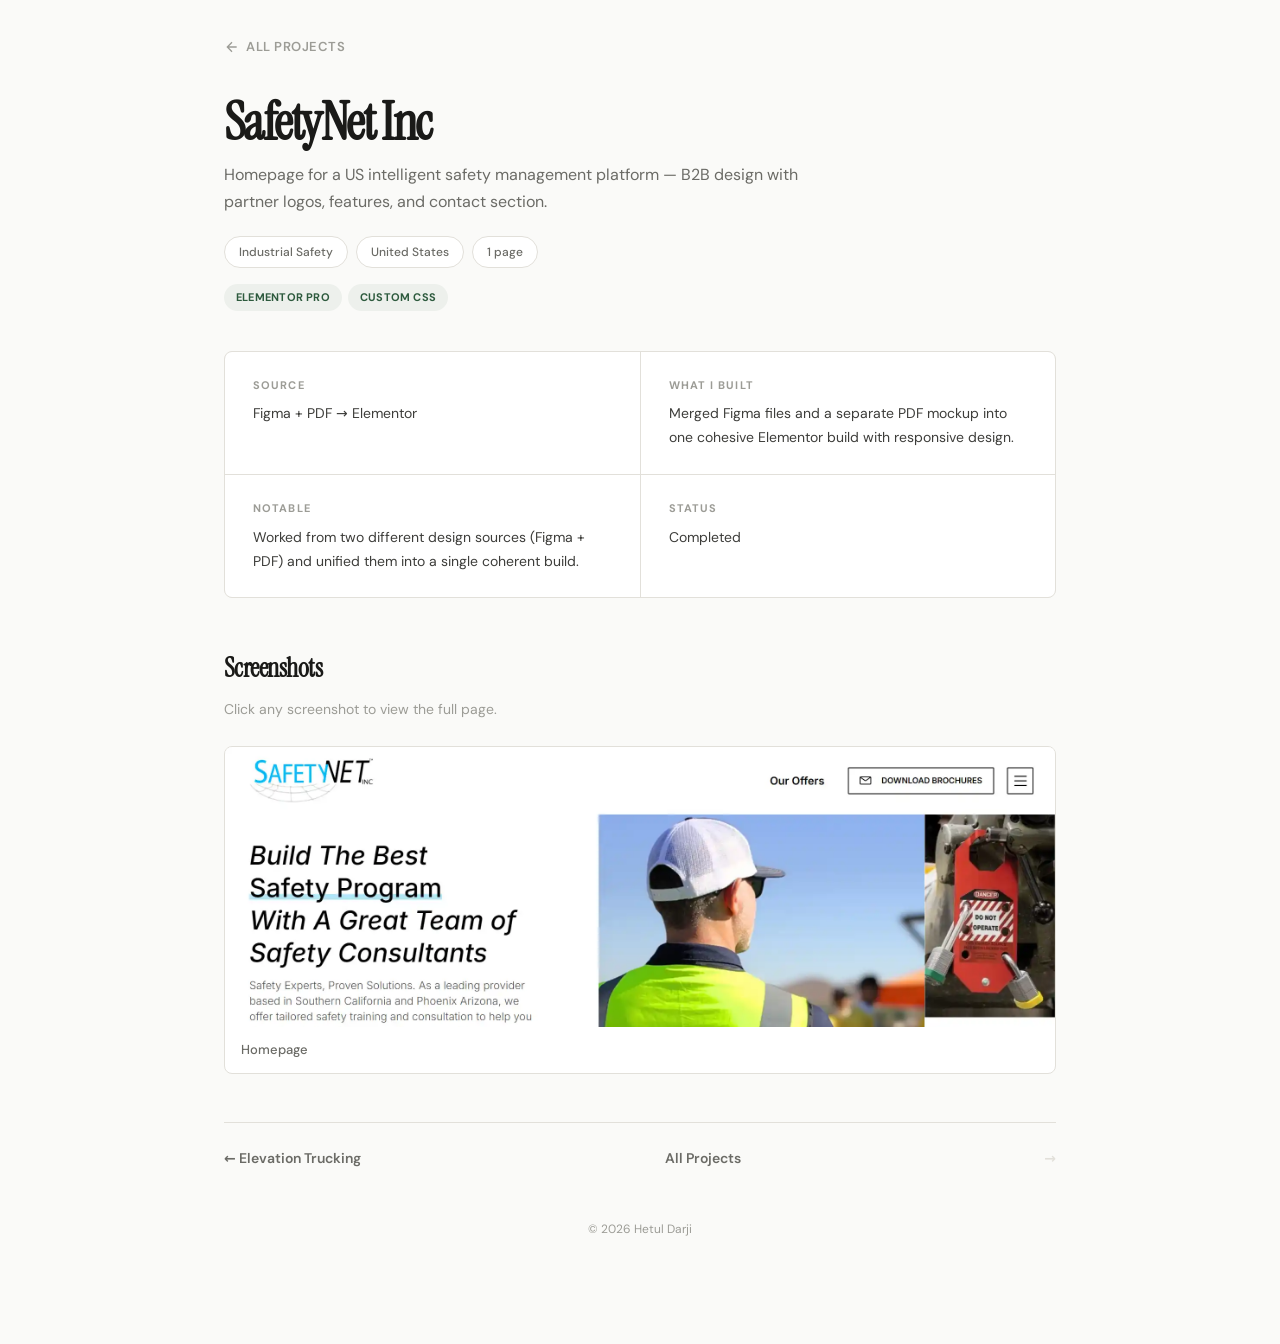
<file: projects/safetynet-inc/index.html>
<!DOCTYPE html>
<html lang="en">
<head>
<meta charset="UTF-8">
<meta name="viewport" content="width=device-width, initial-scale=1.0">
<title>SafetyNet Inc — Hetul Darji</title>

<link rel="preload" as="style" href="/fonts.css">
<link href="/fonts.css" rel="stylesheet">

<style>
*, *::before, *::after { margin: 0; padding: 0; box-sizing: border-box; }
:root {
  --bg: #FAFAF8; --surface: #FFFFFF; --ink: #1A1A18; --ink2: #3D3D3A;
  --ink3: #6B6B66; --ink4: #9C9C96; --accent: #2D5A3D;
  --accent-light: rgba(45,90,61,0.06); --border: #E2E0DA;
  --serif: 'Instrument Serif', Georgia, serif;
  --sans: 'DM Sans', system-ui, sans-serif;
  --radius: 8px;
}
html { scroll-behavior: smooth; }
body { font-family: var(--sans); font-size: 16px; line-height: 1.7; color: var(--ink2); background: var(--bg); -webkit-font-smoothing: antialiased; }
::selection { background: rgba(45,90,61,0.12); }
a { color: var(--accent); text-decoration: none; }
img { display: block; max-width: 100%; }
.wrapper { max-width: 880px; margin: 0 auto; padding: 24px 24px 80px; }
.back { display: inline-flex; align-items: center; gap: 6px; font-size: 13px; font-weight: 600; color: var(--ink4); letter-spacing: 0.04em; text-transform: uppercase; padding: 12px 0; transition: color 0.2s; }
.back:hover { color: var(--ink); }

/* Hero */
.hero { margin: 24px 0 40px; }
.hero h1 { font-family: var(--serif); font-size: clamp(32px, 5vw, 52px); color: var(--ink); letter-spacing: -0.03em; line-height: 1.1; margin-bottom: 10px; }
.hero-sub { font-size: 16px; color: var(--ink3); max-width: 620px; line-height: 1.7; margin-bottom: 20px; }

/* Meta pills */
.meta { display: flex; flex-wrap: wrap; gap: 8px; margin-bottom: 16px; }
.pill { font-size: 12px; font-weight: 500; color: var(--ink3); padding: 5px 14px; background: var(--surface); border: 1px solid var(--border); border-radius: 20px; }

/* Stack tags */
.tags { display: flex; flex-wrap: wrap; gap: 6px; margin-bottom: 20px; }
.tag { font-size: 11px; font-weight: 700; padding: 4px 12px; border-radius: 14px; background: var(--accent-light); color: var(--accent); letter-spacing: 0.02em; text-transform: uppercase; }

/* Live link */
.live-btn { display: inline-flex; align-items: center; gap: 6px; font-size: 14px; font-weight: 600; color: var(--accent); padding: 10px 22px; border: 1.5px solid var(--accent); border-radius: 6px; transition: all 0.2s; }
.live-btn:hover { background: var(--accent); color: #fff; }

/* Details grid */
.details { display: grid; grid-template-columns: 1fr 1fr; gap: 1px; background: var(--border); border: 1px solid var(--border); border-radius: var(--radius); overflow: hidden; margin: 40px 0; }
.detail { padding: 24px 28px; background: var(--surface); }
.detail h3 { font-size: 11px; font-weight: 700; color: var(--ink4); letter-spacing: 0.1em; text-transform: uppercase; margin-bottom: 8px; }
.detail p { font-size: 14px; color: var(--ink2); line-height: 1.7; }

/* Screenshots */
.ss-section { margin: 48px 0; }
.ss-section > h2 { font-family: var(--serif); font-size: 26px; color: var(--ink); margin-bottom: 8px; letter-spacing: -0.02em; }
.ss-section > p { font-size: 14px; color: var(--ink4); margin-bottom: 24px; }
.ss-grid { display: grid; grid-template-columns: 1fr; gap: 16px; }
.ss-grid.has-multi { grid-template-columns: repeat(auto-fill, minmax(380px, 1fr)); }
.ss-card { display: block; position: relative; border-radius: var(--radius); overflow: hidden; border: 1px solid var(--border); background: var(--surface); transition: box-shadow 0.3s, transform 0.3s; }
.ss-card:hover { box-shadow: 0 8px 30px rgba(0,0,0,0.07); transform: translateY(-2px); }
.ss-img-wrap { position: relative; height: 280px; overflow: hidden; background: #f0efec; }
.ss-img-wrap img { width: 100%; height: 100%; object-fit: cover; object-position: top; }
.ss-img-wrap .ss-overlay { position: absolute; inset: 0; background: rgba(0,0,0,0); display: flex; align-items: center; justify-content: center; transition: background 0.3s; }
.ss-card:hover .ss-overlay { background: rgba(0,0,0,0.35); }
.ss-overlay span { opacity: 0; color: #fff; font-size: 13px; font-weight: 600; display: flex; align-items: center; gap: 6px; padding: 8px 16px; background: rgba(0,0,0,0.5); border-radius: 20px; backdrop-filter: blur(4px); transition: opacity 0.3s; }
.ss-card:hover .ss-overlay span { opacity: 1; }
.ss-label { padding: 12px 16px; font-size: 13px; color: var(--ink3); font-weight: 500; display: flex; justify-content: space-between; align-items: center; }
.ss-label small { font-size: 11px; color: var(--ink4); font-weight: 400; }

/* Mobile screenshots */
.ss-card.mobile { max-width: 260px; }
.ss-card.mobile .ss-img-wrap { height: 400px; }

/* Nav */
.nav-bottom { display: flex; justify-content: space-between; align-items: center; padding: 24px 0; border-top: 1px solid var(--border); margin-top: 48px; }
.nav-link { font-size: 14px; font-weight: 600; color: var(--ink3); transition: color 0.2s; }
.nav-link:hover { color: var(--ink); }
.nav-link.disabled { color: var(--border); pointer-events: none; }

/* Footer */
.pg-footer { text-align: center; padding: 24px 0; font-size: 12px; color: var(--ink4); }

@media (max-width: 640px) {
  .details { grid-template-columns: 1fr; }
  .ss-grid.has-multi { grid-template-columns: 1fr; }
  .ss-img-wrap { height: 220px; }
  .ss-card.mobile { max-width: 100%; }
  .ss-card.mobile .ss-img-wrap { height: 300px; }
}
</style>
</head>
<body>
<div class="wrapper">
  <a href="../" class="back"><svg viewBox="0 0 24 24" fill="none" stroke="currentColor" stroke-width="2" style="width:16px;height:16px;"><path d="M19 12H5M12 19l-7-7 7-7"/></svg> All Projects</a>

  <div class="hero">
    <h1>SafetyNet Inc</h1>
    <p class="hero-sub">Homepage for a US intelligent safety management platform — B2B design with partner logos, features, and contact section.</p>
    <div class="meta">
      <span class="pill">Industrial Safety</span>
      <span class="pill">United States</span>
      <span class="pill">1 page</span>
    </div>
    <div class="tags"><span class="tag">Elementor Pro</span><span class="tag">Custom CSS</span></div>
    
  </div>

  <div class="details">
    <div class="detail">
      <h3>Source</h3>
      <p>Figma + PDF → Elementor</p>
    </div>
    <div class="detail">
      <h3>What I Built</h3>
      <p>Merged Figma files and a separate PDF mockup into one cohesive Elementor build with responsive design.</p>
    </div>
    <div class="detail">
      <h3>Notable</h3>
      <p>Worked from two different design sources (Figma + PDF) and unified them into a single coherent build.</p>
    </div>
    <div class="detail">
      <h3>Status</h3>
      <p>Completed</p>
    </div>
  </div>

  <div class="ss-section">
    <h2>Screenshots</h2>
    <p>Click any screenshot to view the full page.</p>
    <div class="ss-grid">
      <a href="../images/safetynetinc.webp" target="_blank" class="ss-card">
        <div class="ss-img-wrap">
          <img src="../images/safetynetinc.webp" alt="Homepage" loading="lazy">
          <div class="ss-overlay"><span><svg viewBox="0 0 24 24" fill="none" stroke="currentColor" stroke-width="1.5" style="width:14px;height:14px;"><path d="M15 3h6v6M9 21H3v-6M21 3l-7 7M3 21l7-7"/></svg> View full page</span></div>
        </div>
        <div class="ss-label">Homepage</div>
      </a>
    </div>
  </div>

  <div class="nav-bottom">
    <a href="../elevation-trucking/" class="nav-link">← Elevation Trucking</a>
    <a href="../" class="nav-link">All Projects</a>
    <span class="nav-link disabled">→</span>
  </div>

  <div class="pg-footer">© 2026 Hetul Darji</div>
</div>
</body>
</html>
</file>
<file: fonts.css>
/* DM Sans - Regular 400 */
@font-face {
  font-family: 'DM Sans';
  src: url('/fonts/dm-sans-v17-latin-regular.woff2') format('woff2');
  font-weight: 400;
  font-style: normal;
  font-display: swap;
}

/* DM Sans - Medium 500 */
@font-face {
  font-family: 'DM Sans';
  src: url('/fonts/dm-sans-v17-latin-500.woff2') format('woff2');
  font-weight: 500;
  font-style: normal;
  font-display: swap;
}

/* DM Sans - Semi-bold 600 */
@font-face {
  font-family: 'DM Sans';
  src: url('/fonts/dm-sans-v17-latin-600.woff2') format('woff2');
  font-weight: 600;
  font-style: normal;
  font-display: swap;
}

/* DM Sans - Bold 700 */
@font-face {
  font-family: 'DM Sans';
  src: url('/fonts/dm-sans-v17-latin-700.woff2') format('woff2');
  font-weight: 700;
  font-style: normal;
  font-display: swap;
}

/* Instrument Serif - Regular 400 */
@font-face {
  font-family: 'Instrument Serif';
  src: url('/fonts/instrument-serif-v5-latin-regular.woff2') format('woff2');
  font-weight: 400;
  font-style: normal;
  font-display: swap;
}
</file>
